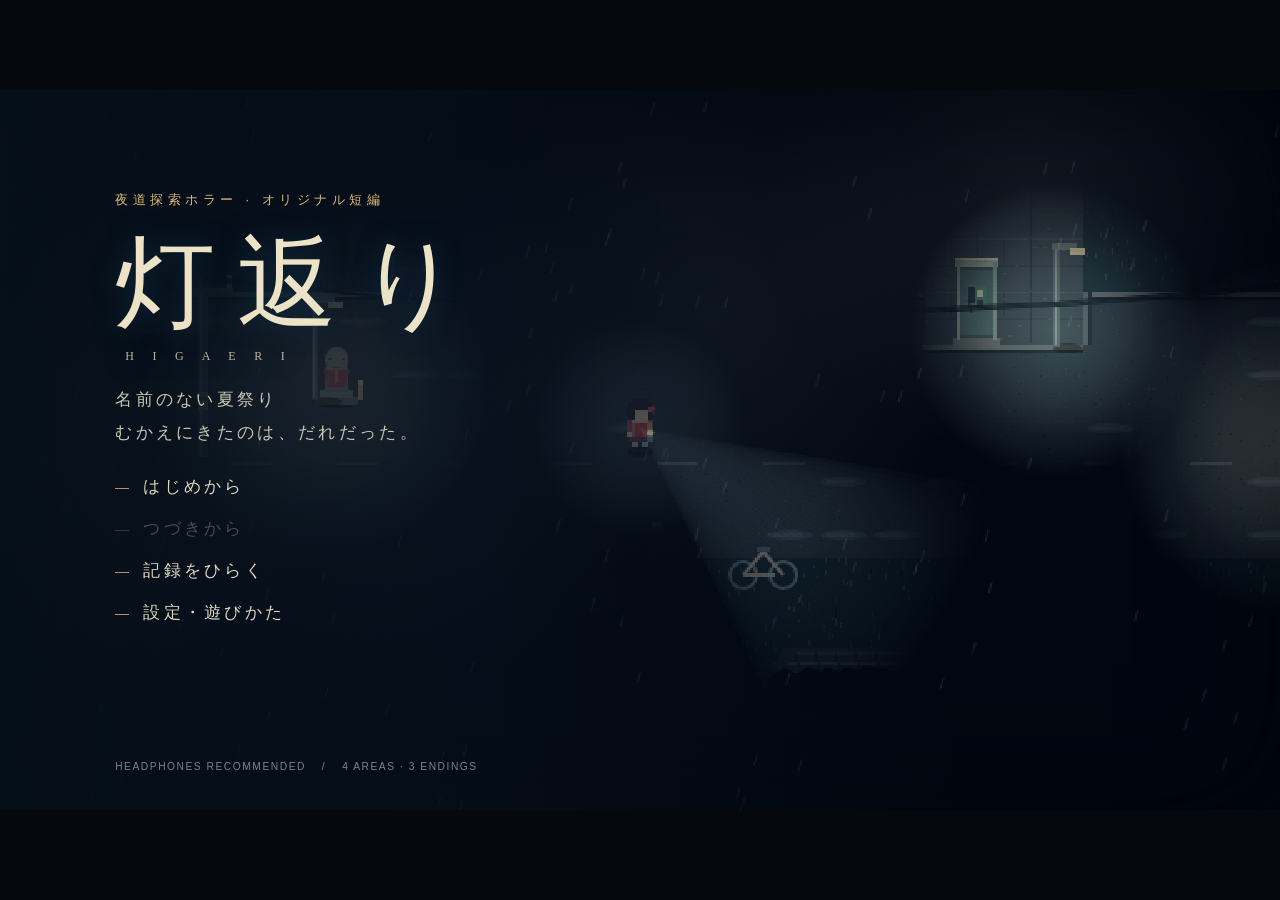
<file: 灯返り_ゲーム一式/higaeri/index.html>
<!doctype html>
<html lang="ja"><head><meta charset="utf-8"><meta name="viewport" content="width=device-width,initial-scale=1,viewport-fit=cover"><meta name="theme-color" content="#080e17"><title>灯返り — 名前のない夏祭り</title><link rel="stylesheet" href="style.css"></head>
<body><main id="game" aria-label="灯返り ゲーム画面"><canvas id="screen" width="768" height="432" aria-label="夜の町を探索するゲーム"></canvas><div id="vignette"></div><div id="hud" hidden><div class="location"><span id="chapter"></span><strong id="place"></strong></div><div class="status"><span id="lampStatus">灯り</span><i class="lampdot"></i><span class="meter"><b id="stamina"></b></span><button id="menuBtn" aria-label="メニューを開く">Ⅱ</button></div><div id="objective"></div><div id="prompt"></div><div id="help">WASD / 矢印：歩く　Shift：走る　E：調べる　F：灯り　Ctrl：隠れる　J：手帳　M：地図</div></div><div id="subtitle" aria-live="polite"></div><div id="toast" role="status"></div><div id="dialog" hidden role="dialog" aria-label="会話"><div class="speaker" id="speaker"></div><p id="dialogText"></p><button id="nextDialog">E / Enter <span>次へ ▸</span></button><div id="choices"></div></div><div id="overlay"></div><div id="chapterCard" hidden><small id="cardNum"></small><h2 id="cardTitle"></h2><p id="cardSub"></p></div><div id="touch" hidden><div class="dpad"><button data-key="ArrowUp">↑</button><button data-key="ArrowLeft">←</button><button data-key="ArrowDown">↓</button><button data-key="ArrowRight">→</button></div><div class="actions"><button data-key="Shift">走</button><button data-key="Control">隠</button><button data-action="light">灯</button><button data-action="interact">調</button><button data-action="journal">帳</button><button data-action="map">図</button></div></div></main><input type="file" id="importSave" accept="application/json,.json" hidden><script src="world.js"></script><script src="story.js"></script><script src="render.js"></script><script src="game.js"></script></body></html>
</file>
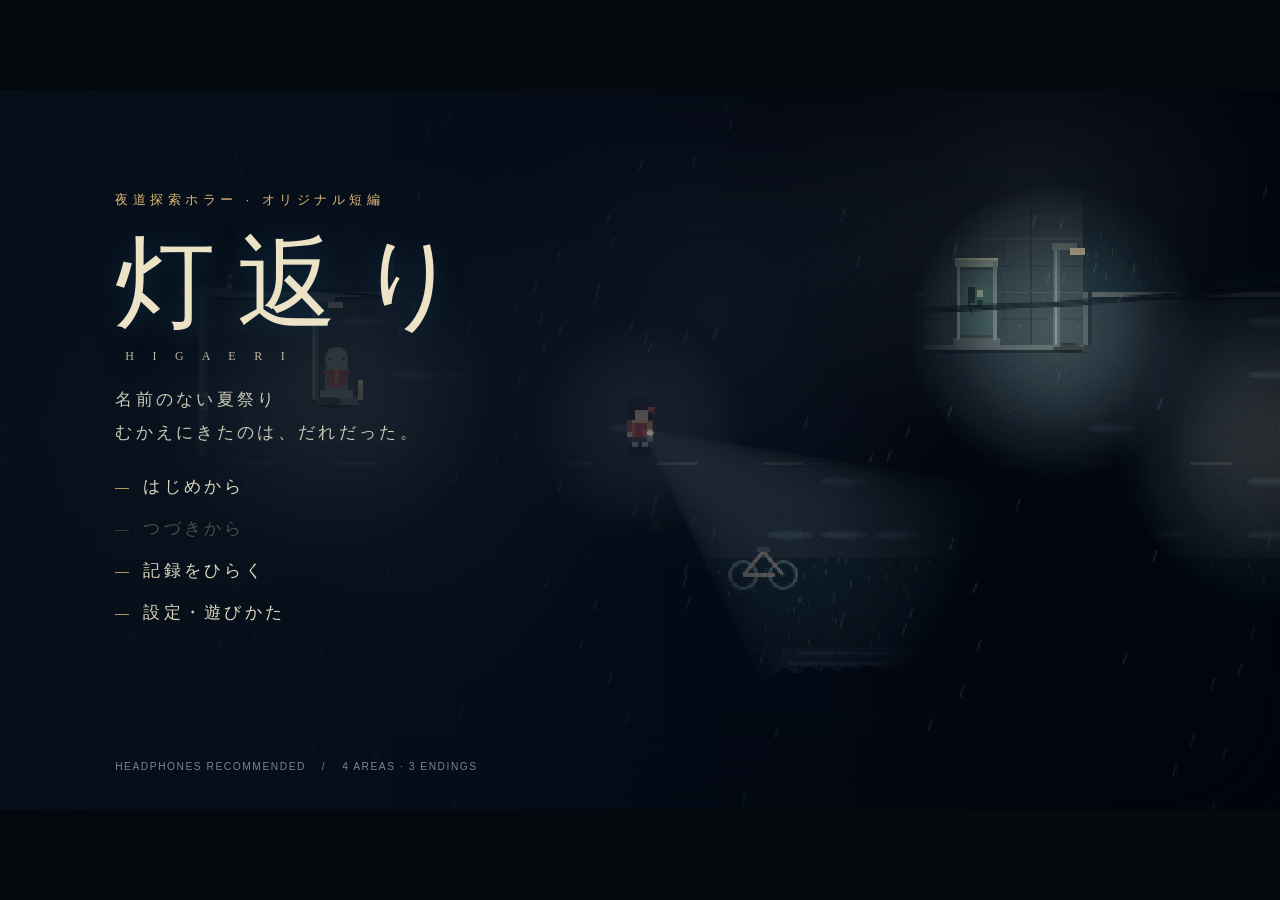
<file: 灯返り_ゲーム一式/灯返り.html>
<!doctype html>
<html lang="ja"><head><meta charset="utf-8"><meta name="viewport" content="width=device-width,initial-scale=1,viewport-fit=cover"><meta name="theme-color" content="#080e17"><title>灯返り — 名前のない夏祭り</title><style>@charset "UTF-8";
:root{color-scheme:dark;--paper:#ece2c5;--faint:#91a1a8;--gold:#dcb87a;--red:#bb5a52}*{box-sizing:border-box}html,body{margin:0;width:100%;height:100%;overflow:hidden;background:#05090e;color:var(--paper);font-family:"Yu Mincho","Hiragino Mincho ProN",serif}button,input{font:inherit}button{cursor:pointer;color:inherit}button:focus-visible,input:focus-visible{outline:2px solid var(--gold);outline-offset:5px}button:disabled{opacity:.3;cursor:not-allowed}button{touch-action:manipulation}#game{position:absolute;width:min(100vw,177.7778vh);height:min(56.25vw,100vh);left:50%;top:50%;transform:translate(-50%,-50%);overflow:hidden;background:#08111c}canvas{width:100%;height:100%;image-rendering:pixelated;display:block}#vignette{position:absolute;inset:0;pointer-events:none;box-shadow:inset 0 0 8vw 2vw #02050b85;background:repeating-linear-gradient(0deg,transparent 0px,transparent 3px,#0000000b 4px)}#hud{position:absolute;inset:0;pointer-events:none;font-family:"Yu Gothic",sans-serif;text-shadow:0 2px 4px #000}.location{position:absolute;left:4%;top:6%;border-left:2px solid #c89f63;padding:0 0 0 15px}.location span{display:block;font-size:clamp(9px,1vw,15px);letter-spacing:.25em;color:var(--gold);margin-bottom:7px}.location strong{font-family:"Yu Mincho",serif;font-size:clamp(14px,1.6vw,25px);font-weight:400;letter-spacing:.15em}.status{position:absolute;right:4%;top:6%;display:flex;align-items:center;gap:12px;font-size:12px}.lampdot{width:7px;height:7px;border-radius:50%;background:var(--gold);box-shadow:0 0 12px var(--gold)}.status.off .lampdot{background:#596274;box-shadow:none}.meter{width:70px;height:3px;background:#43505a}.meter b{display:block;width:100%;height:100%;background:var(--paper)}#menuBtn{pointer-events:auto;border:1px solid #c1c5c333;background:#09132180;padding:5px 12px;margin-left:8px}#objective{position:absolute;left:4%;top:19%;font-size:clamp(10px,1vw,15px);letter-spacing:.06em;color:#d1d3c8;max-width:65%;line-height:1.8}#help{position:absolute;bottom:3%;left:4%;font-size:clamp(8px,.82vw,12px);color:#a3b0b4;letter-spacing:.04em}#prompt{position:absolute;bottom:16%;left:50%;transform:translateX(-50%);border-bottom:1px solid #cfb38277;background:linear-gradient(90deg,transparent,#0b141ed9,transparent);padding:10px 30px;white-space:nowrap;font-size:clamp(11px,1.2vw,18px)}#prompt:empty{display:none}#subtitle{position:absolute;bottom:24%;left:15%;right:15%;text-align:center;font-size:clamp(13px,1.5vw,22px);letter-spacing:.13em;color:#e8e1d4;text-shadow:0 2px 8px #000;pointer-events:none;transition:opacity 1s;opacity:0}#toast{position:absolute;left:50%;top:7%;transform:translateX(-50%);font-family:"Yu Gothic",sans-serif;font-size:clamp(10px,1.05vw,15px);padding:10px 20px;background:#111c25eb;border:1px solid #998a6155;opacity:0;transition:opacity .3s;pointer-events:none;white-space:nowrap}#dialog{position:absolute;left:7%;right:7%;bottom:7%;padding:22px 30px 15px;background:linear-gradient(135deg,#0c1727f5,#101922f8);border:1px solid #9aabaf42;box-shadow:0 10px 55px #0009;min-height:26%}.speaker{color:var(--gold);letter-spacing:.2em;font-size:clamp(12px,1.2vw,18px)}#dialogText{font-size:clamp(13px,1.5vw,22px);line-height:1.9;letter-spacing:.06em;margin:12px 0 6px;white-space:pre-wrap;min-height:3.8em}#nextDialog{display:block;margin-left:auto;border:0;background:none;color:#a5aeb3;font-family:sans-serif;font-size:11px;padding:6px}#nextDialog span{margin-left:13px;color:var(--gold)}#choices{display:flex;gap:10px;flex-wrap:wrap}#choices button{background:#1d2c35;border:1px solid #c2b48465;padding:10px 18px;font-size:clamp(12px,1.2vw,17px)}#overlay{position:absolute;inset:0;overflow:auto}#overlay:empty{pointer-events:none}.title-screen{height:100%;padding:8% 9%;background:linear-gradient(90deg,#06101aea 0%,#07111f9c 38%,transparent 77%);position:relative}.eyebrow{font-family:"Yu Gothic",sans-serif;font-size:clamp(9px,1vw,14px);letter-spacing:.35em;color:var(--gold)}.title-screen h1{font-weight:400;font-size:clamp(50px,7.8vw,122px);letter-spacing:.22em;margin:10px 0 0;text-shadow:0 0 24px #102b40;line-height:1.3}.title-screen h1 small{font-size:12px;letter-spacing:.65em;display:block;margin-left:10px;color:#bcb5a2}.tagline{font-size:clamp(11px,1.3vw,20px);letter-spacing:.2em;line-height:2;margin:18px 0;color:#c6c6b5}.title-menu{display:flex;align-items:flex-start;flex-direction:column;gap:2px;margin-top:16px}.title-menu button{border:0;background:transparent;padding:9px 0;font-size:clamp(13px,1.3vw,20px);letter-spacing:.2em;color:#ddd7be;transition:transform .2s,color .2s}.title-menu button:hover{color:#fff4c8;transform:translateX(7px)}.title-menu button:before{content:"";display:inline-block;width:14px;height:1px;background:#b3945e;margin-right:14px;vertical-align:middle}.edition{position:absolute;bottom:5%;left:9%;font-family:sans-serif;color:#78858d;font-size:clamp(8px,.8vw,11px);letter-spacing:.15em}.menu-backdrop{min-height:100%;background:#06101aea;display:flex;align-items:center;justify-content:center;padding:4%}.panel{width:min(740px,90%);max-height:94%;padding:26px 34px;border:1px solid #adac9250;background:#101c26ef;box-shadow:0 20px 90px #0005}.panel.wide{width:92%;max-width:1100px}.panel h2{font-size:clamp(20px,2.6vw,34px);letter-spacing:.2em;font-weight:400;margin:0 0 18px}.panel p{color:#c4cac5;font-size:clamp(12px,1.15vw,16px);line-height:1.9}.panel button,.button{border:1px solid #a4b2af55;background:#14232d;padding:11px 17px;font-size:clamp(11px,1.1vw,15px);letter-spacing:.08em}.panel button:hover{background:#243640;border-color:#d1b27e}.row{display:flex;gap:10px;flex-wrap:wrap;margin:14px 0}.panel .muted{color:#849399;font-size:12px}.panel label{display:flex;align-items:center;justify-content:space-between;padding:12px 0;border-bottom:1px solid #ffffff12;font-size:14px;gap:12px}.panel input[type=range]{accent-color:var(--gold);width:45%}.journal-grid{display:grid;grid-template-columns:1fr 1fr;gap:25px;max-height:54vh;overflow:auto}.journal-entry{border-left:1px solid #b39f6d66;padding:0 14px;margin-bottom:18px}.journal-entry h3{font-weight:400;color:var(--gold);font-size:15px;margin:4px 0}.journal-entry p{font-size:13px;margin:5px 0}.save-slot{width:100%;display:flex;justify-content:space-between;text-align:left;margin-bottom:8px;gap:14px}.map-wrap{display:grid;grid-template-columns:1.35fr 1fr;gap:20px}.map-wrap canvas{width:100%;height:auto;border:1px solid #85918144}.map-legend{font-size:13px;line-height:2;color:#b9c5c1}.map-legend b{color:var(--gold)}#chapterCard{position:absolute;inset:0;background:#050b13ed;display:flex;flex-direction:column;align-items:center;justify-content:center;pointer-events:none}#chapterCard[hidden]{display:none}#chapterCard small{font-size:14px;letter-spacing:.5em;color:var(--gold)}#chapterCard h2{font-weight:400;font-size:clamp(27px,4vw,58px);letter-spacing:.3em;margin:26px 0}#chapterCard p{color:#a3b0b4;letter-spacing:.2em;font-size:clamp(12px,1.2vw,18px)}.ending{text-align:center;padding:4% 12%;background:linear-gradient(#081321ed,#132333e8);min-height:100%}.ending h1{font-weight:400;letter-spacing:.3em;font-size:clamp(28px,4vw,55px)}.ending p{line-height:2.1;font-size:clamp(12px,1.3vw,19px);color:#d2d7ce}.ending button{border:1px solid #b3ac8c77;background:#102230;color:var(--paper);padding:12px 24px;margin:8px}#touch{position:absolute;inset:0;pointer-events:none}#touch button{pointer-events:auto;border:1px solid #b3c9cf55;background:#13273480;border-radius:50%;width:42px;height:42px;user-select:none;-webkit-user-select:none;font-family:sans-serif}.dpad{position:absolute;bottom:9%;left:3%;display:grid;grid-template-columns:42px 42px 42px;gap:3px}.dpad button:first-child{grid-column:2}.dpad button:nth-child(2){grid-column:1;grid-row:2}.dpad button:nth-child(3){grid-column:2;grid-row:2}.dpad button:nth-child(4){grid-column:3;grid-row:2}.actions{position:absolute;right:3%;bottom:8%;display:grid;grid-template-columns:repeat(3,42px);gap:6px}@media(max-width:700px){.title-screen{padding-top:5%}.tagline{margin:8px 0}.title-menu{margin-top:4px}.title-menu button{padding:6px 0}.title-screen h1{font-size:52px}.panel{padding:18px}.journal-grid{max-height:45vh}.panel label{padding:6px 0;font-size:12px}#dialog{padding:12px 16px;bottom:5%}#dialogText{line-height:1.6;margin:7px 0}.location{top:4%;padding-left:8px}#objective{top:19%;max-width:80%}#help{display:none}.map-wrap{grid-template-columns:1fr 1fr}.map-legend{font-size:10px}}@media(prefers-reduced-motion:reduce){*{transition:none!important}}
</style></head>
<body><main id="game" aria-label="灯返り ゲーム画面"><canvas id="screen" width="768" height="432" aria-label="夜の町を探索するゲーム"></canvas><div id="vignette"></div><div id="hud" hidden><div class="location"><span id="chapter"></span><strong id="place"></strong></div><div class="status"><span id="lampStatus">灯り</span><i class="lampdot"></i><span class="meter"><b id="stamina"></b></span><button id="menuBtn" aria-label="メニューを開く">Ⅱ</button></div><div id="objective"></div><div id="prompt"></div><div id="help">WASD / 矢印：歩く　Shift：走る　E：調べる　F：灯り　Ctrl：隠れる　J：手帳　M：地図</div></div><div id="subtitle" aria-live="polite"></div><div id="toast" role="status"></div><div id="dialog" hidden role="dialog" aria-label="会話"><div class="speaker" id="speaker"></div><p id="dialogText"></p><button id="nextDialog">E / Enter <span>次へ ▸</span></button><div id="choices"></div></div><div id="overlay"></div><div id="chapterCard" hidden><small id="cardNum"></small><h2 id="cardTitle"></h2><p id="cardSub"></p></div><div id="touch" hidden><div class="dpad"><button data-key="ArrowUp">↑</button><button data-key="ArrowLeft">←</button><button data-key="ArrowDown">↓</button><button data-key="ArrowRight">→</button></div><div class="actions"><button data-key="Shift">走</button><button data-key="Control">隠</button><button data-action="light">灯</button><button data-action="interact">調</button><button data-action="journal">帳</button><button data-action="map">図</button></div></div></main><input type="file" id="importSave" accept="application/json,.json" hidden><script>
'use strict';
window.HG = { VERSION: 1, T: 32, W: 768, H: 432 };
(function(H){
 const maps={};
 function make(id,name,palette){const m={id,name,palette,w:44,h:30,tiles:Array.from({length:30},()=>Array(44).fill(0)),objects:[],lamps:[],enemies:[],exits:[],spawn:{x:22*32,y:18*32}};for(let y=0;y<30;y++)for(let x=0;x<44;x++)if(x<1||y<1||x>42||y>28)m.tiles[y][x]=3;maps[id]=m;return m}
 function rect(m,x,y,w,h,t){for(let j=y;j<y+h;j++)for(let i=x;i<x+w;i++)if(m.tiles[j]&&i>=0&&i<m.w)m.tiles[j][i]=t}
 function obj(m,id,type,x,y,data={}){m.objects.push({id,type,x:x*32,y:y*32,...data})}
 function house(m,id,x,y,w,h,tint,sign){rect(m,x,y,w,h,3);obj(m,id,'house',x,y,{w:w*32,h:h*32,tint,sign,solid:{x:x*32,y:y*32,w:w*32,h:h*32}})}
 function tree(m,x,y,variant=0){obj(m,'tree'+x+'_'+y,'tree',x,y,{variant,solid:{x:x*32-7,y:y*32-5,w:14,h:12}})}
 function lamp(m,x,y,r=115,color='#f4c17c'){m.lamps.push({x:x*32,y:y*32-8,r,color});obj(m,'lamp'+x+y,'lamp',x,y)}
 function interact(m,id,type,x,y,label){obj(m,id,type,x,y,{label,interact:true})}
 function enemy(m,type,x,y,route){m.enemies.push({type,x:x*32,y:y*32,route:route.map(p=>({x:p[0]*32,y:p[1]*32}))})}
 function exit(m,x,y,w,h,to,tx,ty,requires){m.exits.push({x:x*32,y:y*32,w:w*32,h:h*32,to,tx:tx*32,ty:ty*32,requires})}
 function trees(m,points){points.forEach(p=>tree(m,...p))}
 let m=make('home','水無月町・住宅街','blue');rect(m,1,15,42,5,1);rect(m,20,1,5,28,1);rect(m,7,13,5,12,2);rect(m,28,7,10,3,2);rect(m,30,9,3,7,2);
 house(m,'yourHouse',6,7,7,6,'#3c4e63','篠原');house(m,'h2',2,1,11,4,'#34404f','');house(m,'h3',27,2,12,5,'#3e454e','');house(m,'h4',27,22,10,6,'#414251','');house(m,'h5',2,25,12,4,'#34434c','');
 interact(m,'mailbox','mailbox',10,14,'赤い郵便受け');interact(m,'homeJizo','jizo',19,17,'お地蔵さま');lamp(m,18.6,17,105);interact(m,'phone','phone',31,16,'鳴っている公衆電話');lamp(m,32.5,16,90,'#98d1bb');interact(m,'notice','board',25.6,14.4,'町内の掲示板');interact(m,'memorySwing','swing',8,22,'動いているブランコ');interact(m,'memoryShoes','shoes',35,9,'小さな長靴');interact(m,'homeDoor','door',9.5,13.6,'家の玄関');obj(m,'car','car',15,12);obj(m,'bicycle','bicycle',27,20.5);obj(m,'drain','drain',22,21);lamp(m,10,18,100);lamp(m,37,18,110);lamp(m,22,6,80);trees(m,[[3,14],[15,7],[17,10],[4,22],[13,23],[25.5,24],[39,7],[40,25],[17,26],[28,11]]);
 enemy(m,'listener',24,21,[[25,21],[25,26],[18,26],[18,21]]);exit(m,42,15,2,5,'market',2.2,18,'bell');exit(m,20,0,5,1.5,'river',10,27,'mirror');
 m=make('market','宵待ち商店街','amber');rect(m,1,16,42,5,1);rect(m,20,5,6,22,2);rect(m,6,10,33,4,2);rect(m,6,12,3,5,2);rect(m,33,12,3,5,2);
 house(m,'shop1',3,4,10,6,'#56484b','みずの菓子店');house(m,'shop2',28,3,12,6,'#414654','写真館');house(m,'shop3',3,23,12,6,'#414449','理容 あおば');house(m,'shop4',28,23,11,6,'#59484a','よろず屋');obj(m,'stage','stage',20,7,{w:6*32,h:3*32});interact(m,'mask','mask',22.5,10.5,'裏返しのお面');interact(m,'stall','stall',21,15,'お面屋の老人');interact(m,'chimes','chimes',12,14.5,'三つの風鈴');interact(m,'marketJizo','jizo',4,19,'お地蔵さま');lamp(m,4,19,110);interact(m,'memoryPhoto','photo',34,10,'写真館の引き出し');interact(m,'memoryCandy','candy',9,11,'金平糖の缶');interact(m,'marketSign','board',29,15,'祭りの貼り紙');obj(m,'vending','vending',36,16);lamp(m,36,16,82,'#b0d7da');obj(m,'cart','cart',16,20.8);trees(m,[[17,5],[26,6],[40,11],[40,24],[18,26]]);[8,13,18,24,29,34,39].forEach((x,i)=>{obj(m,'lantern'+i,'lantern',x,17.5);m.lamps.push({x:x*32,y:17.5*32-38,r:62,color:'#ee985e'})});
 enemy(m,'umbrella',23,12,[[18,12],[27,12],[27,16],[18,16]]);enemy(m,'parade',32,20,[[38,20],[27,20],[16,20],[7,20]]);exit(m,0,16,1.5,5,'home',41,18);exit(m,42,16,2,5,'river',2,18,'mirror');
 m=make('river','忘れ川・旧校舎','water');rect(m,22,0,7,30,4);rect(m,1,17,42,4,1);rect(m,22,17,7,4,5);rect(m,8,13,5,16,2);rect(m,33,5,4,23,2);rect(m,30,23,10,4,2);
 house(m,'school',3,4,15,9,'#414c5d','水無月小学校');interact(m,'school','schoolGate',10,14,'閉ざされた校門');interact(m,'locker','locker',15,15,'校門脇の忘れもの箱');interact(m,'riverJizo','jizo',6,18,'お地蔵さま');lamp(m,6,18,120);interact(m,'riverSign','board',19,16,'橋のたもとの石碑');interact(m,'boat','boat',31,18,'岸に着いた紙の舟');interact(m,'memoryTape','tape',11,25,'古いカセット録音機');interact(m,'memoryBox','box',35,25,'流れ着いた木箱');obj(m,'bench','bench',33,8);lamp(m,35,18,110,'#e3c997');lamp(m,10,22,80,'#a8cbd2');trees(m,[[2,22],[5,25],[16,24],[18,7],[31,9],[38,7],[40,13],[40,25],[31,27],[18,28],[37,3]]);enemy(m,'longneck',26,19,[[26,18.8],[24,18.8],[27,18.8]]);enemy(m,'listener',35,12,[[35,8],[35,15],[39,15],[39,8]]);exit(m,0,17,1.5,4,'market',41,18);exit(m,8,28.5,5,1.5,'home',22,2.5);exit(m,42,17,2,4,'shrine',2,24,'thread');
 m=make('shrine','灯守神社・境内','forest');rect(m,1,22,25,5,2);rect(m,20,4,6,23,2);rect(m,6,13,32,4,2);rect(m,7,13,4,11,2);rect(m,32,13,4,12,2);house(m,'temple',17,2,12,5,'#4f4248','灯守');obj(m,'torii','torii',22.5,21);obj(m,'torii2','torii',22.5,11);interact(m,'altar','altar',22.5,8,'三つの窪みがある祭壇');interact(m,'well','well',8,13,'声のする井戸');interact(m,'sister','sister',22.5,6.8,'赤い傘の少女');interact(m,'shrineJizo','jizo',18,24,'お地蔵さま');interact(m,'shrineTablet','board',28,15,'灯守の由来');interact(m,'memoryTree','ribbonTree',34,12,'リボンを結んだ木');lamp(m,18,24,120);lamp(m,19,8,125);lamp(m,27,8,125);lamp(m,8,16,80);lamp(m,34,17,75);for(let y=3;y<29;y+=4)for(let x=3;x<42;x+=5){if(m.tiles[y][x]===0)tree(m,x+.3,y+.5,(x+y)%3)}enemy(m,'parade',23,18,[[21,18],[24,18],[24,23],[21,23]]);exit(m,0,22,1.5,5,'river',41,18);
 // Hand-placed neighborhood details keep roads readable while giving each district a history.
 Object.values(maps).forEach(m=>{
  m.objects.filter(o=>o.type==='house').forEach((h,i)=>{
   obj(m,'pots'+i,'pots',h.x/32+.6,(h.y+h.h)/32+.3);
   obj(m,'ac'+i,'ac',(h.x+h.w)/32-.7,(h.y+h.h)/32-.45);
   obj(m,'gutter'+i,'gutter',h.x/32-.15,(h.y+h.h)/32-.1,{height:h.h-22});
  });
 });
 m=maps.home;obj(m,'fence1','fence',2,20.7,{w:12*32});obj(m,'fence2','fence',28,10.8,{w:10*32});obj(m,'power1','power',16.5,18,{toX:38*32,toY:18*32});obj(m,'power2','power',38,18,{toX:38*32,toY:28*32});obj(m,'hydrant','hydrant',25,20);obj(m,'bins','bins',14.1,11.5);obj(m,'chalk','chalk',11,21);obj(m,'flowers','flowers',8,24);lamp(m,10.5,13.5,88,'#d1ad7f');
 m=maps.market;obj(m,'banner1','banner',6,16);obj(m,'banner2','banner',31,16);obj(m,'string','string',7.5,17.5,{toX:40*32,toY:17.5*32});obj(m,'boxes','bins',29,11);obj(m,'flowers','flowers',5,22);obj(m,'flowers2','flowers',39,22);obj(m,'fence','fence',4,2,{w:34*32});
 m=maps.river;obj(m,'fence','fence',2,14.2,{w:6.5*32});obj(m,'fence2','fence',11.5,14.2,{w:7*32});obj(m,'flowers','flowers',33,27);obj(m,'hydrant','hydrant',14.4,23.6);obj(m,'power','power',17.8,19,{toX:38*32,toY:19*32});
 m=maps.shrine;obj(m,'ema','ema',29,10);obj(m,'stones','stones',14,19);obj(m,'stones2','stones',29,23);obj(m,'flowers','flowers',7,19);
 H.maps=maps;
 H.chapters=[{title:'返事のない家',sub:'午後十一時。夏休みの終わり。'},{title:'お面の裏の名前',sub:'誰もいないのに、祭りは続いている。'},{title:'川が覚えている',sub:'なくしたものは、下流ではなく昨日へ流れる。'},{title:'帰り道をつくる',sub:'名前を呼ぶことと、引き止めること。'},{title:'灯返り',sub:'朝になる前に、ひとつだけ約束を。'}];
 H.items={bell:{name:'声の鈴',desc:'公衆電話から落ちた鈴。風より先に、誰かの声で鳴る。'},mask:{name:'裏返しのお面',desc:'内側に「知らないことを、知っているふりで埋めない」とある。'},mirror:{name:'記憶の鏡',desc:'こちらを映さない鏡。思い出すと、水面のように揺れる。'},key:{name:'忘れもの箱の鍵',desc:'校門にかかっていた小さな鍵。紬の字で「言えなかったこと」。'},thread:{name:'約束の糸',desc:'赤い傘の縫い糸。切れたのではなく、ほどかれている。'},name:{name:'ふたりの呼び名',desc:'「みおねえ」「つむ」。誰かの役目ではなく、ふたりだけの名前。'}};
 H.memories={memorySwing:{title:'01 / ブランコの約束',text:'「百まで数えたら、迎えにきて」\n私は百まで数えた。紬は、百の先にも数があることを、まだ知らなかった。'},memoryShoes:{title:'02 / 左右の長靴',text:'紬はいつも長靴を逆に履いた。叱ると「足が、けんかしないように」。\nそれから私は、履かせ直す前に笑うようになった。'},memoryCandy:{title:'03 / 星を数える',text:'「おねえちゃんの分、取っといた」\n缶の中には白い金平糖だけ。私が白を好きだと言ったことはない。紬が好きだった色だ。'},memoryPhoto:{title:'04 / 写真にいない人',text:'祭りの写真。私はカメラを見ている。紬は私を見ている。\n写真の裏に「ねえちゃんが、たのしそうだったひ」。'},memoryTape:{title:'05 / 言い直した声',text:'録音の中で私は言った。「もう、ついてこないで」\nそのあと、小さな声。「……うそ。ちょっと、待って」\n紬に届いたのは、最初のほうだけだった。'},memoryBox:{title:'06 / 渡されなかった手紙',text:'『ねえちゃんへ。わたしがいなくても、たのしいひをつくってね。\nでも、ときどき、わたしのすきなあめをかってね。つむぎ』\n子どもの遺書ではない。引っ越す友だちの真似をした、ただの手紙だった。'},memoryTree:{title:'07 / 結び直す',text:'紬は、ほどける結び方しかできなかった。\n「また会ったら、ねえちゃんが結んで」\nそれは永遠に離れない約束ではなく、もう一度会えるという信頼だった。'}};
 H.lore={listener:{name:'耳待ち',text:'足音を集めて歩く女。走る音を遠くから聞く。近くでは走らず、草陰で Ctrl を押して息をひそめる。灯りは消さなくてもよい。'},umbrella:{name:'傘喰い',text:'灯りを雨と間違える、裏返った傘。光を向けると追ってくる。F で灯りを消し、走らずにすれ違う。'},longneck:{name:'橋のぞき',text:'水に映る顔を数える首。こちらが動くと近づく。橋で現れたら、動かずに灯りを向ける。しばらくすると水へ戻る。'},parade:{name:'紙の列',text:'祭りに置いていかれた紙人形。一定の道を巡り、光にも足音にも反応しない。列から距離を取り、通り過ぎるのを待つ。'}};
})(HG);

</script><script>
'use strict';
(function(H){
 const line=(s,t)=>({s,t});const M=t=>line('澪',t),T=t=>line('紬の声',t),N=t=>line('',t),O=t=>line('お面屋',t);
 H.objective=function(s){const f=s.flags;if(!f.letter)return '家の前の、赤い郵便受けを調べる';if(!f.bell)return '住宅街の東側で、鳴っている電話を探す';if(!f.mask)return '東の商店街へ。お面屋と話し、舞台裏を調べる';if(!f.mirror)return '風鈴の音を確かめ、お面屋にお面を返す';if(!f.key)return '商店街の東、旧校舎の校門を調べる';if(!f.schoolTruth)return '校門の右にある「忘れもの箱」を開ける';if(!f.thread)return '橋を渡り、東岸の紙の舟を調べる';if(!f.altar)return '東の灯守神社へ。石碑を読み、祭壇に品を返す';if(!f.name)return '境内の井戸を調べてから、祭壇の奥の少女に会う';return '祭壇の奥で、紬に名前を呼びかける'};
 H.intro=function(G){G.say([N('八月三十一日。午後十一時四十七分。\n妹がいなくなって、ちょうど一年。'),M('家の時計は、あの日から二分遅れている。\n直せばいいのに。直したら、本当に一年たってしまう。'),N('玄関で、濡れた足音がした。\n郵便受けの奥に、小さな赤い封筒。'),T('ねえちゃん。\nおまつりが終わる前に、むかえにきて。'),M('紬……？\nこの字を、私は知っている。')],()=>{G.chapter(0);G.toast('WASD / 矢印で歩く。近くで E を押すと調べられます。')})};
 H.interact=function(G,o){const s=G.s,f=s.flags;const grant=(key)=>{f[key]=true;if(H.items[key]&&!s.items.includes(key))s.items.push(key);G.saveAuto();};const remember=(id,lines)=>{if(s.memories.includes(id)){G.say([N(H.memories[id].text)]);return}G.say(lines.concat([N('手帳に「'+H.memories[id].title+'」を書き留めた。')]),()=>{s.memories.push(id);G.saveAuto();G.toast('記憶 '+s.memories.length+' / 7　—　J で手帳を開く')})};
 if(o.type==='jizo'){G.say([N('誰かが供えた、まだ新しい水。\nここにいる間は、追ってくる足音が遠ざかる。'),M('忘れないうちに、ここまでのことを書いておこう。')],()=>{s.checkpoint={map:s.map,x:s.x,y:s.y};G.saveAuto();G.saveMenu()});return}
 switch(o.id){
 case 'homeDoor':G.say([M(f.letter?'帰っても、まだ誰もいない。\n……紬に会ってからにしよう。':'玄関の外に、赤い封筒が見えた。')]);break;
 case 'mailbox':if(f.letter){G.say([N('『ねえちゃん。むかえにきて』\n差出人の欄だけ、雨に濡れていない。')]);break}G.say([N('封筒の中には、子どもの描いた地図。\n家。お面の店。橋。山の上の神社。'),M('帰り道の地図だ。\n紬がひとりで帰れるように、私が描いた……。'),N('裏側に、見覚えのない一行。\n『でんわが鳴ったら、なまえを言わないで』'),N('遠くで、公衆電話が鳴りはじめた。')],()=>{grant('letter');G.lore('listener');G.subtitle('ちりん。どこかで、鈴が鳴った。');G.toast('東の公衆電話へ。J：手帳 / M：地図')});break;
 case 'notice':G.say([N('【夜間のお願い】\n知らない足音が重なったら、走らないこと。'),N('草陰で Ctrl を押して息をひそめてください。\nお地蔵さまの灯りのそばは安全です。'),M('町内会の掲示板に、こんなこと書いてあった……？')],()=>G.lore('listener'));break;
 case 'phone':if(!f.letter){G.say([N('受話器が、ひとりでに揺れている。\n先に、家の郵便受けを確かめよう。')]);break}if(f.bell){G.say([T('すずは、こえ。かがみは、おもいで。\nいとは、やくそく。'),N('受話器の向こうで、誰かが百を数えている。')]);break}G.say([N('受話器は、川の水のように冷たかった。'),T('もしもし。……あなたは、だあれ？'),M('わたしは――'),N('封筒の文字が、手の中で赤くにじむ。\n『なまえを言わないで』')],()=>G.choose('受話器に、何と答える？',[{text:'「妹を、迎えにきました」',action:()=>phoneEnd(false)},{text:'黙って、向こうの息を聞く',action:()=>phoneEnd(true)}]));break;
 case 'memorySwing':remember(o.id,[N('風がないのに、右のブランコだけ揺れている。'),T('ねえちゃん、百まで！　途中で見ちゃだめ！'),M('九十八。九十九。……百。\nあのとき、もっと早く目を開けていれば。'),N('鎖が一度だけ鳴って、止まった。')]);break;
 case 'memoryShoes':remember(o.id,[N('黄色い長靴。左足と右足が、反対に並んでいる。'),T('こうしたら、足がけんかしないでしょ。'),M('そういうこと、よく言ってた。\n私が覚えていないだけで、もっとたくさん。')]);break;
 case 'marketSign':G.say([N('【宵待ち祭・迷子のご案内】\nお名前をなくしたお子さまは、お面屋へ。'),N('【雨天のご案内】\n傘喰いは灯りに寄ります。傘が開いたら F で灯りを消し、静かにお通りください。'),N('一番下だけ、新しい文字。\n『帰る場所と、帰りたい場所は、おなじとは限らない』')],()=>G.lore('umbrella'));break;
 case 'stall':if(f.mirror){G.say([O('橋の向こうに、忘れもの箱がある。\n自分に都合のいいものだけ、持ち帰るなよ。'),O('神社では、まず思い出せ。それから呼べ。\n約束は、最後だ。')]);break}if(!f.mask){G.say([O('いらっしゃい。顔なら、いくらでもあるよ。\nいい姉の顔。泣かない子の顔。忘れたふりの顔。'),M('妹を捜しています。赤い傘を持った……'),O('ここじゃ、誰もが誰かを捜してる。\n舞台の裏に、顔をつけそこねたお面がある。持っておいで。'),O('裏道の傘には光を向けるな。\n暗がりでだけ、見えるものもある。')],()=>{f.stallTalk=true;G.lore('umbrella')});break}if(!f.chimes){G.say([O('そのお面は、何の音を聞いていた？'),M('音……？'),O('店の西に、三つの風鈴がある。\n家から川へ、あの子が歩いた順番で聞いておいで。')]);break}G.say([O('内側を見たかい。\nあんたの妹は、どんな子だった？'),M('いつも笑って、私についてきて……'),O('それは、あんたの後ろから見た顔だ。\nあの子は、何を考えていた？')],()=>G.choose('あの子の気持ちを、私は――',[{text:'「まだ、わかりません」',action:()=>mirrorEnd(true)},{text:'「私と帰りたいはずです」',action:()=>mirrorEnd(false)}]));break;
 case 'mask':if(f.mask){G.say([N('舞台には、小さな足跡がふたつ。\n来た跡だけで、帰った跡がない。')]);break}G.say([N('お面の裏側に、爪で書いたような文字。\n『わからないを、うそでふさがないで』'),M('笑っている顔なのに、\n内側は、こんなに濡れている。')],()=>{grant('mask');G.toast('「裏返しのお面」を手に入れた')});break;
 case 'chimes':if(f.chimes){G.say([N('風。鳥。水。\n風鈴が、帰り道の順番で鳴った。')]);break}G.say([N('三つの短冊。風の絵、鳥の絵、水の絵。\n下に、子どもの文字。'),T('いえを出たら、かぜ。\nおみせの屋根で、とり。はしの下には、みず。')],()=>G.choose('地図の道順に、風鈴を鳴らす。',[{text:'風 → 鳥 → 水',action:()=>{f.chimes=true;G.audio.chime();G.say([N('澄んだ音が、通りの奥まで続いた。'),M('そうだ。紬は音で道を覚えていた。\n字がまだ、少ししか読めなかったから。')],()=>G.saveAuto())}},{text:'水 → 風 → 鳥',action:()=>G.say([N('短冊が静かに揺れる。\n家から橋まで、地図をたどってみよう。')])},{text:'鳥 → 水 → 風',action:()=>G.say([N('音が途中で途切れた。\n家を出たときの音が、最初だった。')])}]));break;
 case 'memoryCandy':remember(o.id,[N('店先の缶に、白い金平糖。\n青いものだけが、一粒もない。'),T('ねえちゃんの分、ちゃんと取っといたよ。'),M('白いのが好きなのは、紬のほうなのに。\n……大事なものを、くれてたんだ。')]);break;
 case 'memoryPhoto':remember(o.id,[N('現像されなかった写真が、一枚だけある。'),M('私、こんな顔で笑ってたんだ。\nこの日、紬とはぐれる少し前。'),N('写真の端で、紬は祭りではなく、姉を見ている。'),M('あの日を、全部悪い日にしてしまっていた。\n楽しかった時間まで、なかったことに。')]);break;
 case 'school':if(f.key){G.say([N('校門の右側に、古い忘れもの箱。\n鍵の札と同じ、赤い丸印がついている。')]);break}G.say([N('校門は閉じている。\n金網に、小さな鍵が結んであった。'),M('紬の、図工の名札。\n名前が……消されてる。'),T('ここなら、なくしたものを、\nせんせいが取っておいてくれるから。'),N('鍵の札には「言えなかったこと」。')],()=>{grant('key');G.toast('忘れもの箱の鍵を手に入れた')});break;
 case 'locker':if(!f.key){G.say([N('赤い丸印のついた鍵穴。\n校門の金網に、同じ印が見える。')]);break}if(f.schoolTruth){G.say([N('空っぽの箱の底に、一行。\n『だれかをわすれることと、あしたへいくことは、ちがう』')]);break}G.say([N('中には、町の古い広報誌。\n「昨年の増水事故から一年」。'),M('……知っている。\n本当は、最初から知っていた。'),N('水無月川の増水。行方不明の児童、一名。\n捜索は九月七日に打ち切られた。'),M('私はあの日、「ついてこないで」と言った。\nだから紬は、ひとりで橋へ行った。'),T('ねえちゃん。\nひとつのことばで、ぜんぶ決めないで。'),N('箱の底から、遠い水音。\n橋の東岸に、小さな白い舟が見える。')],()=>{grant('schoolTruth');G.lore('longneck');G.subtitle('川の上では、足音を止めて。灯りは消さないで。')});break;
 case 'riverSign':G.say([N('【橋のぞき】\n渡る足を数え、動く影を追う。'),N('その首を見たら、足を止めよ。\n灯りを向け、三つ息を数えよ。水に帰るまで、動くな。'),M('止まって、顔のほうに灯りを……。\nマウスでも、灯りの向きを変えられる。')],()=>G.lore('longneck'));break;
 case 'boat':if(!f.schoolTruth){G.say([N('紙の舟には、鍵穴の絵。\n旧校舎に、まだ読んでいない言葉がある。')]);break}if(f.thread){G.say([N('舟は岸を離れた。\n流れに逆らわず、ゆっくりと。')]);break}G.say([N('舟を開くと、赤い糸がほどけた。\n紬の傘を、私が縫ったときの糸。'),T('むかえにきてって、書いてごめんね。\nそう書かないと、ねえちゃん、来ないと思った。'),M('帰りたいんじゃ、ないの？'),T('ねえちゃんが、ずっとあの日にいるから。\nわたし、帰り道を描き直したの。'),N('舟の裏に、神社の絵。\n家から神社への線ではない。神社から、家への線。'),M('迎えにきたのは……私じゃ、なかった。')],()=>{grant('thread');G.chapter(3);G.toast('「約束の糸」を手に入れた。東の神社へ')});break;
 case 'memoryTape':remember(o.id,[N('再生ボタンだけが、きれいに磨かれている。'),line('録音の中の澪','もう、ついてこないで。友だちと行くって言ったでしょ。'),N('長い沈黙。そのあと、雨に消えそうな声。'),line('録音の中の澪','……うそ。ちょっと、待って。紬。'),M('言い直したんだ、私。\n言い直せなかったと思ってた。'),N('それでも、届かなかった言葉はある。\n言ったことも、言えなかったことも、同じ声の中にあった。')]);break;
 case 'memoryBox':remember(o.id,[N('ビニールに包まれた、折り目だらけの手紙。'),T('ねえちゃんへ。\nわたしがいなくても、たのしいひをつくってね。'),M('こんな手紙……いつ……。'),N('封筒には、引っ越した友だちと同じ花のシール。\n別れを知っていたのではない。手紙ごっこだった。'),M('紬のすること全部を、\nあの日のための「しるし」にしなくていいんだ。')]);break;
 case 'shrineTablet':G.say([N('【灯返り】\n死者を戻す祭りにあらず。残された者を、朝へ返す祭りなり。'),N('まず、鏡でその人を思い出せ。\n次に、鈴でその名を呼べ。\n最後に、糸で明日の約束を結べ。'),N('名前を役目に変えるな。\n姉も、妹も、その人のすべてではない。'),N('【紙の列】\n列はただ巡る。追いかけず、道を譲れ。')],()=>{f.ritualHint=true;G.lore('parade')});break;
 case 'memoryTree':remember(o.id,[N('枝に、ほどけかけた赤いリボン。\n蝶の片方だけ、輪になっていない。'),T('かたく結んだら、また会ったとき、ほどけないよ。'),M('ほどけても、よかったんだ。\n結び直せるって、紬は信じてた。')]);break;
 case 'well':if(f.name){G.say([N('井戸には、もう声がない。\n水面に、ひとり分の顔が映っている。')]);break}if(s.memories.length<7){G.say([line('井戸の声','あの子は「妹」になる前に、何という子だった。\nおまえは「姉」でないとき、何という人だった。'),M('紬。……澪。'),line('井戸の声','名前だけでは、まだ軽い。\n町に残した七つの時間を、持っておいで。'),N('集めた記憶：'+s.memories.length+' / 7。\n地図 M と手帳 J で、残っている場所を確かめられる。\n記憶が揃わなくても、少女には会える。')]);break}G.say([line('井戸の声','楽しい日も、意地悪な日も、言い直した声も。\n一人の子に、ちゃんと返してきたか。'),M('私は、いい姉だったかどうかばかり考えていた。\n紬が、どんな子だったかじゃなくて。'),T('みおねえ。'),M('……つむ。'),N('井戸の水面に、ふたりが映った。\nもう一度見たとき、澪だけになっていた。')],()=>{grant('name');G.toast('「ふたりの呼び名」を思い出した')});break;
 case 'altar':if(!f.thread){G.say([N('三つの窪み。\n声の鈴、記憶の鏡、約束の糸が必要だ。')]);break}if(f.altar){G.say([N('鈴の音は、もう外ではなく胸の奥にある。\n祭壇の向こうに、赤い傘の少女が待っている。')]);break}G.say([N('祭壇に三つの窪み。\n「思い出す。呼ぶ。約束する。」')],()=>G.choose('どの順番で、品を返す？',[{text:'鏡 → 鈴 → 糸',action:()=>{grant('altar');G.audio.chime();G.say([N('鏡に、笑っていない紬が映る。\n怒っている。すねている。眠そうにしている。'),M('笑っている顔だけ、残そうとしてごめん。'),N('鈴が鳴る。糸が、夜の中へ伸びる。\n赤い傘の下で、少女が顔を上げた。')],()=>G.chapter(4))}},{text:'鈴 → 糸 → 鏡',action:()=>G.say([N('鈴は鳴らなかった。\n名前を呼ぶ前に、その人を思い出さなくては。')])},{text:'糸 → 鏡 → 鈴',action:()=>G.say([N('糸がほどけた。\n約束は最後。境内の石碑に、順番が書かれている。')])}]));break;
 case 'sister':if(!f.altar){G.say([N('赤い傘の向こうに、人影。\n祭壇の灯りが戻るまで、声は届かない。')]);break}G.say([line('紬','おそかったね。百のあとも、いっぱい数えたよ。'),M('紬。帰ろう。\n……そう言いに、来たのに。'),line('紬','ねえちゃんは、わたしが帰らないと、\n帰っちゃいけないって思ってるでしょ。'),M('帰ったら、忘れてしまいそうで。\n笑ったら、置いていくみたいで。'),line('紬','わたしが好きだったねえちゃん、\nずっと泣いてる人じゃなかったよ。'),N('差し出された手は冷たくなかった。\nあの日の体温を、澪の手がまだ覚えていた。')],()=>finalChoice());break;
 }
 function phoneEnd(quiet){G.say([T(quiet?'……うん。聞いてくれて、ありがとう。':'それなら、声をひとつ、持ってきて。'),T('おまつりのお店に、かがみがある。\nそれで、わたしを見つけて。'),M('待って。どこにいるの？'),T('ねえちゃんが、まだ見てないところ。'),N('小さな鈴が、返却口に落ちた。\n電話は鳴りやんだ。')],()=>{grant('bell');G.chapter(1);G.toast('「声の鈴」を手に入れた。東の商店街へ')})}
 function mirrorEnd(honest){f.honest=honest;G.say([O(honest?'わからないと言えるなら、まだ聞ける。':'そう思いたいんだね。\nその願いと、あの子の願いは、分けて持ちな。'),O('これは顔を映さない鏡だ。\nあんたが見なかったものを映す。'),N('鏡の中で、紬がひとりで歩いている。\n泣いてはいない。何かを、届けに行く顔だった。'),M('私は、何を覚えていないんだろう。'),O('東の学校へ行きな。橋を渡る前に。\n川は、忘れたふりがいちばん嫌いだ。')],()=>{grant('mirror');G.chapter(2);G.lore('longneck');G.toast('「記憶の鏡」を手に入れた')})}
 function finalChoice(){const choices=[{text:'手を離す。「忘れないで、帰るよ」',action:()=>G.end('dawn')},{text:'手を握る。「もう少し、ここにいる」',action:()=>G.end('loop')}];if(f.name)choices.unshift({text:'「つむ。明日、白い金平糖を買おう」',action:()=>G.end('true')});choices.push({text:'まだ、町で思い出したいことがある',action:()=>G.say([line('紬','うん。今度は、急がなくていいよ。')])});G.choose('朝が来る。澪は――',choices)}
 };
 H.endings={dawn:{no:'結末 一',title:'朝のある家',lines:[M('忘れない。\nでも、忘れないために、ここにいなくてもいい。'),line('紬','うん。……ただいまって、言ってね。\nおうち、ずっと待ってるから。'),N('手を離すと、少女は消えなかった。\n遠ざかる夜の中で、こちらに手を振っていた。'),N('朝。家の時計を、二分だけ進めた。\n何かを許せたわけではない。それでも、窓を開けた。')],text:'玄関で「ただいま」と言う。\n返事はない。\nそれでも今日は、靴を二足そろえた。\n\n悲しみは残る。帰り道も、残る。'},loop:{no:'結末 二',title:'百のつづき',lines:[M('もう少しだけ。\nもう少しだけ、姉でいさせて。'),line('紬','……うん。\nじゃあ、こんどはわたしが数えるね。'),N('祭りの灯りが、ひとつずつ戻った。\n川は静まり、電話が鳴る。'),N('翌朝、郵便受けに赤い封筒。\n家の時計は、二分遅れたままだった。')],text:'九十八。九十九。百。\n\n目を開ける勇気が出るまで、\n夜は何度でも、やさしい顔をする。'},true:{no:'結末 三',title:'ふたりぶんの明日',lines:[M('つむ。明日、白い金平糖を買おう。\n私は青いのを食べる。白いのは、窓のところに置く。'),line('紬','……知ってたの？\nわたし、白がいちばん好きだった。'),M('やっと、ちゃんと知った。\nいい妹じゃなくて、紬のこと。'),line('紬','みおねえ。\nあの日、たのしかったね。'),M('うん。\n……楽しかった。'),N('悲しい日の中から、楽しかった時間だけが\n許可を求めずに帰ってきた。'),N('朝。時計を直し、カーテンを開ける。\n窓辺の小皿に、白い星を一粒。')],text:'次の夏、澪はひとりで祭りへ行った。\n金平糖をふたつ買って、ひとつの袋に入れた。\n\n帰り道、鈴が鳴った気がした。\n振り返らずに「うん」と答えた。\n\n約束は、ほどけてもいい。\nまた、結び直せる。'}};
})(HG);

</script><script>
'use strict';
(function(H){
 const C=document.getElementById('screen'),c=C.getContext('2d',{alpha:false});c.imageSmoothingEnabled=false;
 const light=document.createElement('canvas');light.width=H.W;light.height=H.H;const l=light.getContext('2d');
 const palettes={blue:{grass:'#142831',road:'#27343e',path:'#35424a',water:'#152d40'},amber:{grass:'#1d2b2d',road:'#34363d',path:'#414147',water:'#173042'},water:{grass:'#162e30',road:'#29383f',path:'#3a4545',water:'#153346'},forest:{grass:'#132c2a',road:'#263533',path:'#41423b',water:'#153346'}};
 const noise=(x,y,k=0)=>{let v=Math.imul(x+117,374761393)^Math.imul(y+71,668265263)^k;v=Math.imul(v^(v>>>13),1274126177);return((v^(v>>>16))>>>0)/4294967295};
 function R(x,y,w,h,col,ctx=c){ctx.fillStyle=col;ctx.fillRect(Math.round(x),Math.round(y),Math.ceil(w),Math.ceil(h))}
 function poly(points,col,ctx=c){ctx.fillStyle=col;ctx.beginPath();points.forEach((p,i)=>i?ctx.lineTo(...p):ctx.moveTo(...p));ctx.closePath();ctx.fill()}
 function line(x,y,a,b,col,width=1,ctx=c){ctx.strokeStyle=col;ctx.lineWidth=width;ctx.beginPath();ctx.moveTo(x,y);ctx.lineTo(a,b);ctx.stroke()}
 function ellipse(x,y,rx,ry,col,ctx=c){ctx.fillStyle=col;ctx.beginPath();ctx.ellipse(x,y,rx,ry,0,0,Math.PI*2);ctx.fill()}
 const caches={};
 function ground(m){if(caches[m.id])return caches[m.id];const cv=document.createElement('canvas');cv.width=m.w*32;cv.height=m.h*32;const q=cv.getContext('2d');let p=palettes[m.palette];for(let y=0;y<m.h;y++)for(let x=0;x<m.w;x++){let t=m.tiles[y][x],xx=x*32,yy=y*32;R(xx,yy,32,32,t===4?p.water:t===1?p.road:t===2?p.path:t===5?'#605547':p.grass,q);if(t===1){for(let k=0;k<12;k++)R(xx+noise(x,k,y)*31,yy+noise(y,k,x)*31,1,1,k%2?'#65708035':'#09172370',q);if((m.tiles[y-1]||[])[x]!==1){R(xx,yy,32,3,'#616969',q);R(xx,yy+3,32,2,'#101d28',q)}if(m.tiles[y][x-1]!==1){R(xx,yy,3,32,'#515d63',q);R(xx+3,yy,2,32,'#16232d',q)}if(noise(x,y)>.76){ellipse(xx+16,yy+18,14,3,'#677c8944',q);line(xx+6,yy+18,xx+23,yy+18,'#8ba4ae40',1,q)}}else if(t===2){R(xx,yy,31,1,'#81908533',q);R(xx,yy,1,31,'#0b151a60',q);R(xx+16,yy+1,1,14,'#111e2940',q);R(xx,yy+16,32,1,'#111e2940',q);for(let k=0;k<4;k++)R(xx+noise(x,k,y)*30,yy+noise(y,k,x)*30,2,1,'#89918733',q)}else if(t===4){for(let k=0;k<5;k++)R(xx+noise(x,k,y)*26,yy+k*7,5+noise(y,k,x)*13,1,'#567f9629',q)}else if(t===5){for(let k=0;k<4;k++){R(xx,yy+k*8,32,1,'#15232a',q);R(xx+noise(x,k)*26,yy+k*8+3,6,1,'#b39c6c55',q)}}else {for(let k=0;k<14;k++){const a=noise(x,k,y),b=noise(y,k,x);R(xx+a*31,yy+b*31,1,2+(k%3),['#34514a','#304246','#4d605240','#0b1d26'][k%4],q)}if(t===3){for(let k=0;k<4;k++)R(xx+k*8,yy+noise(x,k,y)*10,7,15,'#112331',q)}}}
 if(m.id==='home'||m.id==='market'){for(let x=32;x<cv.width-32;x+=64)R(x,18.2*32,25,2,'#aca78e45',q)}if(m.id==='river'){for(let y=0;y<960;y+=16){if(y>540&&y<674)continue;R(21*32+24,y,8,15,'#52626b',q);R(29*32,y,8,15,'#52626b',q);R(21*32+29,y,3,15,'#8b91874f',q)}}
 caches[m.id]=cv;return cv}
 const hair='#252132',skin='#dec6ad',coat='#a9454e';
 function player(x,y,dir,step,lightOn,hidden,t,ghost=false){x=Math.round(x);y=Math.round(y);const bob=step?Math.abs(Math.sin(step))*1.5:Math.sin(t*1.5)*.3;const yy=y-bob,side=Math.abs(dir.x)>.5,back=!side&&dir.y<0;ellipse(x,y+1,8,3,'#02091588');if(hidden)c.globalAlpha=.55;
 let a=Math.round(Math.sin(step)*3),b=-a;R(x-5,yy-7,4,6+a,'#a9adb8');R(x+1,yy-7,4,6+b,'#a9adb8');R(x-6,yy-2+a,5,3,'#20232f');R(x+1,yy-2+b,5,3,'#20232f');R(x-6,yy-18,12,12,ghost?'#c7c9b7':coat);R(x-5,yy-16,2,9,ghost?'#f0debb':'#ce6c68');R(x-7,yy-8,14,3,ghost?'#9aa99d':'#593d54');R(x-8,yy-18+a/2,3,8,ghost?'#ddd7bf':'#a54f55');R(x+5,yy-18+b/2,3,8,ghost?'#ddd7bf':'#a54f55');R(x-8,yy-11+a/2,3,3,skin);R(x+5,yy-11+b/2,3,3,skin);R(x-3,yy-20,6,4,skin);
 R(x-7,yy-29,14,11,hair);R(x-5,yy-31,10,3,hair);R(x-8,yy-26,16,7,hair);if(!back){R(x-5+(side?dir.x*2:0),yy-25,10-(side?2:0),7,skin);R(x-6,yy-28,12,4,hair);R(x-6,yy-25,3,7,hair);if(side){R(x+(dir.x>0?5:-5),yy-23,2,2,'#282633')}else{R(x-3,yy-23,1,2,'#282633');R(x+3,yy-23,1,2,'#282633');R(x-1,yy-20,2,1,'#aa7770')}}else{R(x-5,yy-28,1,7,'#3e3448');R(x-1,yy-30,1,8,'#393345');R(x+5,yy-27,1,7,'#413448')}
 R(x+5,yy-26,4,3,ghost?'#ec8a77':'#b75e5b');R(x+7,yy-24,2,3,ghost?'#dcb993':'#773b4c');R(x-5,yy-18,10,2,'#d8b982');R(x+4,yy-17,3,8+Math.sin(t*5)*2,'#be9d69');if(lightOn&&!ghost){let fx=x+dir.x*8,fy=yy-11+dir.y*3;R(fx-2,fy-2,4,6,'#5c6b73');R(fx-2,fy-2,4,2,'#ffe1a0');ellipse(fx,fy-1,2,2,'#fff5ce')};c.globalAlpha=1}
 function house(o){let{x,y,w,h}=o;ellipse(x+w/2+12,y+h,w*.65,16,'#030a1277');R(x,y+24,w,h-24,o.tint);R(x+5,y+30,w-10,h-37,'#313943');for(let yy=y+36;yy<y+h;yy+=9)R(x+3,yy,w-6,1,'#68707540');R(x+2,y+29,4,h-29,'#181f2b');R(x+w-6,y+29,4,h-29,'#192333');
 for(let xx=x+15;xx<x+w-22;xx+=36){R(xx,y+h-53,25,31,'#192a35');R(xx+2,y+h-51,21,27,noise(xx,y)>.45?'#907650':'#304756');R(xx+3,y+h-50,19,2,'#cdb38366');R(xx+12,y+h-52,2,29,'#25303b');R(xx+2,y+h-38,22,2,'#26373d');R(xx-2,y+h-22,29,3,'#637070')}
 R(x+w*.43,y+h-34,25,34,'#1a242f');R(x+w*.43+3,y+h-31,19,29,'#35414c');R(x+w*.43+6,y+h-29,2,25,'#54646b');R(x+w*.43+20,y+h-15,2,2,'#c3ad7c');R(x-3,y+h,w+6,5,'#4b565a');
 poly([[x-9,y+30],[x+12,y-10],[x+w-12,y-10],[x+w+9,y+30]],'#283443');for(let row=0;row<6;row++){const py=y-8+row*6,off=19-row*4;R(x+off,py,w-off*2,2,row%2?'#53616a':'#414e60');for(let px=x+off;px<x+w-off;px+=12)R(px+(row%2)*6,py+1,1,5,'#172638')};R(x-10,y+30,w+20,4,'#121d2b');R(x-10,y+30,w+20,1,'#73817e');if(o.sign){R(x+w/2-29,y+h-68,58,13,'#c8bc9a');c.fillStyle='#42404a';c.font='8px serif';c.textAlign='center';c.fillText(o.sign,x+w/2,y+h-59)}
 }
 function tree(o,t){const{x,y}=o;ellipse(x+8,y+3,23,8,'#010b1377');R(x-5,y-36,10,39,'#403f35');R(x-3,y-35,3,35,'#656047');R(x+3,y-30,2,27,'#222f2e');let sway=Math.round(Math.sin(t*.7+x)*1);[[0,-56,23,15],[-16,-43,19,14],[17,-41,18,15],[0,-35,23,13],[1,-66,13,8]].forEach((a,i)=>{ellipse(x+a[0]+sway,y+a[1],a[2],a[3],['#1e3939','#203c37','#29453b','#213930','#345043'][i]);for(let k=0;k<8;k++)R(x+a[0]+noise(k,x,i)*a[2]*1.5-a[2]*.75,y+a[1]+noise(k,y,i)*a[3]-a[3]*.5,3,2,'#57705144')})}
 function object(o,t,s){if(detail(o,t))return;let{x,y}=o;c.textAlign='center';switch(o.type){case'house':house(o);return;case'tree':tree(o,t);return;case'lamp':ellipse(x+7,y+2,9,3,'#0008');R(x-2,y-57,4,58,'#526068');R(x-1,y-57,1,57,'#83918c');R(x-3,y-61,15,4,'#6a756f');R(x+8,y-58,9,4,'#e6d2a6');return;case'jizo':ellipse(x,y+2,12,4,'#030b14aa');R(x-13,y-1,26,5,'#647272');R(x-10,y-5,20,5,'#8c9386');R(x-7,y-19,14,15,'#7d8581');ellipse(x,y-23,7,8,'#94978a');R(x-5,y-24,2,1,'#45525b');R(x+3,y-24,2,1,'#45525b');R(x-3,y-19,6,1,'#64716d');poly([[x-8,y-17],[x+8,y-17],[x+5,y-7],[x-5,y-7]],'#a94b4b');R(x-1,y-17,2,8,'#d78068');R(x+13,y-8,3,9,'#cbbb8e');R(x+13,y-11,3,3,'#ffdaa0');return;case'mailbox':R(x-2,y-15,4,18,'#3c4148');R(x-8,y-31,16,19,'#963f4a');R(x-6,y-29,12,1,'#dc796b');R(x-5,y-25,10,2,'#252738');R(x-2,y-20,4,1,'#e5cabb');if(!s.flags.letter)glint(x,y-36,t);return;case'phone':R(x-14,y-4,28,6,'#676f70');R(x-12,y-48,24,44,'#394e4e');R(x-10,y-45,20,39,'#65908c66');R(x-13,y-51,26,4,'#a3b7a2');R(x-12,y-50,2,47,'#99a99c');R(x+10,y-50,2,47,'#839890');R(x-6,y-36,12,15,'#477766');R(x-5,y-35,4,10,'#162f35');R(x,y-33,4,4,'#c1cba4');R(x,y-27,4,4,'#203b3e');line(x-5,y-27,x-3,y-19,'#0f2830',1);R(x-13,y-52,26,1,s.flags.bell?'#bac9ac':'#e9e0b7');return;case'board':R(x-15,y-25,3,28,'#5f594c');R(x+12,y-25,3,28,'#5f594c');R(x-19,y-39,38,24,'#665f50');R(x-17,y-37,34,20,'#b7b097');R(x-14,y-34,12,14,'#d3c7a7');R(x+1,y-34,13,7,'#859392');for(let i=0;i<4;i++)R(x-12,y-32+i*3,8,1,'#655f5b');R(x-20,y-41,40,3,'#333e43');return;case'swing':R(x-24,y-47,3,49,'#596875');R(x+23,y-47,3,49,'#596875');R(x-24,y-49,50,3,'#84918c');let sw=Math.sin(t*1.7)*3;line(x-10,y-45,x-10+sw,y-13,'#8f9c92');line(x+8,y-45,x+8+sw,y-13,'#8f9c92');R(x-14+sw,y-13,27,4,'#9a7960');return;case'shoes':R(x-8,y-8,6,9,'#bbae65');R(x+4,y-8,6,9,'#c2b777');R(x-11,y-2,9,4,'#b7a158');R(x+4,y-2,9,4,'#b7a158');return;case'car':R(x-23,y-21,46,22,'#536271');R(x-17,y-34,34,17,'#6d7881');R(x-14,y-32,28,11,'#273b4c');R(x-25,y-8,5,13,'#111c26');R(x+20,y-8,5,13,'#111c26');R(x-22,y-14,9,4,'#bdbca0');R(x+13,y-14,9,4,'#bdbca0');R(x-23,y-1,46,3,'#929488');return;case'bicycle':c.strokeStyle='#687c84';c.lineWidth=2;[x-12,x+12].forEach(xx=>{c.beginPath();c.arc(xx,y-6,8,0,Math.PI*2);c.stroke()});line(x-12,y-6,x,y-20,'#a39788',2);line(x,y-20,x+12,y-6,'#a39788',2);line(x-12,y-6,x+7,y-6,'#a39788',2);R(x-4,y-23,8,3,'#4d5663');return;case'drain':for(let k=0;k<7;k++)R(x-10+k*3,y-3,1,8,'#080f1b');return;case'vending':R(x-13,y-48,26,50,'#8a9b9b');R(x-11,y-45,22,28,'#aac8c0');for(let j=0;j<3;j++)for(let k=0;k<4;k++){R(x-9+k*5,y-42+j*8,3,5,['#577e8b','#ad7465','#83995f'][k%3]);R(x-9+k*5,y-35+j*8,3,1,'#e4dab2')}R(x-8,y-10,16,5,'#172f3e');R(x+7,y-15,3,2,'#e4ba6d');return;case'lantern':line(x,y-54,x,y-38,'#332e35');R(x-5,y-41,10,4,'#41343b');ellipse(x,y-32,8,9,'#c57350');R(x-4,y-39,3,14,'#e2a56b');for(let k=0;k<4;k++)R(x-6,y-38+k*4,12,1,'#904c4388');R(x-4,y-23,8,2,'#40353a');return;case'stage':R(x-12,y+o.h-10,o.w+24,16,'#6c5951');R(x-8,y+o.h-13,o.w+16,4,'#ac8e6c');for(let i=0;i<7;i++)R(x+i*28,y+8,22,o.h-22,i%2?'#613c47':'#8a4d52');R(x-9,y+1,o.w+18,8,'#b2997b');return;case'stall':R(x-27,y-19,54,23,'#64524a');R(x-29,y-21,58,5,'#aa8861');R(x-28,y-54,3,34,'#7a6353');R(x+25,y-54,3,34,'#7a6353');poly([[x-33,y-54],[x+33,y-54],[x+27,y-67],[x-27,y-67]],'#785351');R(x-33,y-54,66,3,'#c69d72');ellipse(x,y-35,7,10,'#b8b298');R(x-8,y-29,16,9,'#374954');R(x-5,y-37,3,1,'#272f35');R(x+3,y-37,3,1,'#272f35');for(let i=0;i<3;i++){ellipse(x-19+i*18,y-15,5,6,'#ddd0ad');R(x-21+i*18,y-16,1,1,'#48474b');R(x-17+i*18,y-16,1,1,'#48474b')}return;case'mask':if(s.flags.mask)return;ellipse(x,y-2,8,10,'#dacbb1');R(x-5,y-4,3,2,'#673e47');R(x+2,y-4,3,2,'#673e47');R(x-2,y+1,4,1,'#925354');glint(x,y-19,t);return;case'chimes':R(x-22,y-39,44,3,'#847663');[-15,0,15].forEach((v,i)=>{let d=Math.sin(t*2+i)*2;line(x+v,y-38,x+v+d,y-25,'#aba997');ellipse(x+v+d,y-24,5,5,['#9bc3c4','#b4ad84','#91a8bd'][i]);R(x+v+d-2,y-18,4,12,'#d5caae')});return;case'cart':R(x-21,y-20,42,20,'#665844');R(x-23,y-22,46,4,'#8d7859');R(x-18,y,6,6,'#202932');R(x+12,y,6,6,'#202932');for(let k=0;k<5;k++)R(x-18+k*8,y-17,1,15,'#a28b6844');return;case'photo':case'candy':case'tape':case'box':R(x-10,y-9,20,11,o.type==='box'?'#7c684e':'#718689');R(x-9,y-10,18,2,'#b4b6a0');if(o.type==='photo'){R(x-6,y-7,12,7,'#d0c5a9');R(x-4,y-6,8,4,'#525e62')}if(o.type==='tape'){R(x-7,y-6,7,4,'#253a46');R(x+3,y-6,4,4,'#303d46')}return;case'schoolGate':R(x-25,y-34,5,37,'#89908d');R(x+22,y-34,5,37,'#89908d');for(let k=0;k<10;k++)R(x-20+k*4,y-28,1,29,'#75868b');R(x-23,y-25,48,2,'#a2a797');R(x-23,y-4,48,2,'#75828b');return;case'locker':R(x-14,y-33,28,35,'#6c7e80');R(x-12,y-31,24,31,'#4a636c');R(x-10,y-27,20,1,'#87978f');R(x+7,y-16,2,5,'#c5b591');return;case'boat':if(s.flags.thread)return;poly([[x-11,y-3],[x+12,y-3],[x+5,y+4],[x-5,y+4]],'#c6c3ad');poly([[x,y-11],[x+7,y-3],[x-7,y-3]],'#e3d9bd');glint(x,y-17,t);return;case'bench':R(x-21,y-17,42,4,'#867458');R(x-21,y-11,42,5,'#8c7a5c');R(x-18,y-7,4,9,'#475759');R(x+14,y-7,4,9,'#475759');return;case'torii':R(x-42,y-76,8,80,'#8f444a');R(x+34,y-76,8,80,'#8f444a');R(x-41,y-76,2,77,'#c47861');R(x+35,y-76,2,77,'#c47861');R(x-52,y-83,104,9,'#a04b4c');R(x-55,y-88,110,5,'#30353c');R(x-53,y-88,106,1,'#7c7871');R(x-42,y-62,84,5,'#93464a');R(x-8,y-83,16,27,'#685648');R(x-6,y-79,12,20,'#b29a67');line(x-34,y-53,x+35,y-53,'#b6ad8b',2);for(let i=-24;i<=24;i+=16){R(x+i,y-53,3,8,'#c8c9b3');R(x+i+2,y-47,3,7,'#c8c9b3')}return;case'altar':R(x-24,y-11,48,14,'#736858');R(x-28,y-14,56,5,'#aaa18a');for(let i=-16;i<=16;i+=16){ellipse(x+i,y-15,4,2,s.flags.altar?'#e4c990':'#2c353a')}return;case'well':ellipse(x,y,20,8,'#84938a');R(x-20,y-13,40,14,'#687e7c');ellipse(x,y-13,20,8,'#99a394');ellipse(x,y-13,14,5,'#101f2c');for(let i=-16;i<18;i+=10)R(x+i,y-10,1,10,'#324e56');return;case'ribbonTree':tree({...o,type:'tree'},t);R(x-3,y-30,6,4,'#b55c61');poly([[x-3,y-30],[x-13,y-34],[x-12,y-23]],'#c77d70');R(x+2,y-28,3,16,'#ae535d');return;case'sister':if(!s.flags.altar){c.globalAlpha=.45}player(x,y,{x:0,y:1},0,false,false,t,true);c.globalAlpha=.9;umbrella(x+7,y-32,t,false);c.globalAlpha=1;return;case'door':return}
 }
 function detail(o,t){const{x,y}=o;switch(o.type){
  case'pots':for(let i=0;i<3;i++){R(x+i*12-4,y-8,8,8,i%2?'#87635d':'#786e58');R(x+i*12-5,y-9,10,2,'#b09a74');R(x+i*12-1,y-18,2,10,'#537964');R(x+i*12-5,y-16,5,3,'#66816b');R(x+i*12,y-14,5,3,'#7e9373')}return true;
  case'ac':R(x-11,y-15,22,17,'#7e8a89');R(x-9,y-13,18,13,'#627778');ellipse(x-3,y-6,5,5,'#364e5c');line(x-7,y-10,x+1,y-2,'#8c9f9b');line(x+1,y-10,x-7,y-2,'#8c9f9b');R(x+5,y-12,2,12,'#9ea69b');return true;
  case'gutter':R(x,y-o.height,3,o.height,'#66767a');R(x+1,y-o.height,1,o.height,'#9aa39b');R(x-2,y-2,5,3,'#5c737b');return true;
  case'fence':R(x,y-13,o.w,2,'#768683');R(x,y-3,o.w,2,'#607677');for(let xx=x;xx<x+o.w;xx+=12){R(xx,y-22,3,25,'#7f8e89');R(xx,y-22,1,25,'#a1aa98')}return true;
  case'power':R(x-3,y-101,6,104,'#526271');R(x-2,y-101,2,104,'#869287');R(x-16,y-98,34,3,'#6e7c7c');R(x-17,y-106,3,8,'#a2b3aa');R(x+14,y-106,3,8,'#a2b3aa');for(let k=0;k<3;k++){c.strokeStyle='#0a1420';c.lineWidth=1;c.beginPath();c.moveTo(x-13+k*11,y-104);c.quadraticCurveTo((x+o.toX)/2,y-65+k*2,o.toX-13+k*11,o.toY-104);c.stroke()}R(x-3,y-36,6,11,'#adac84');R(x-3,y-33,6,2,'#686c69');return true;
  case'hydrant':R(x-5,y-18,10,19,'#924e50');R(x-7,y-15,14,5,'#a9675d');R(x-3,y-22,6,5,'#b2846c');R(x-6,y-1,12,3,'#544d4f');return true;
  case'bins':for(let i=0;i<2;i++){R(x+i*17-7,y-19,14,19,i?'#64766c':'#4f6d78');R(x+i*17-8,y-21,16,3,'#8d998a');R(x+i*17-4,y-16,2,14,'#9ba99844');R(x+i*17+4,y-16,1,14,'#1c354340')}return true;
  case'chalk':line(x-20,y,x+20,y,'#91a09c55');for(let i=0;i<4;i++){R(x-13+i*7,y-8,6,6,'#a1afa025')}return true;
  case'flowers':for(let i=0;i<10;i++){let xx=x+Math.sin(i*2.3)*20,yy=y+Math.cos(i*2)*7;R(xx,yy-8,1,9,'#627f68');R(xx-2,yy-9,5,2,i%3?'#b3aaa0':'#ab6f85');R(xx-1,yy-10,3,4,i%3?'#ccc3aa':'#b28399');R(xx,yy-9,1,2,'#cbb86e')}return true;
  case'banner':R(x,y-65,2,67,'#8b9b8f');let sway=Math.round(Math.sin(t*2)*2);R(x+2,y-62,15+sway,45,'#a56d5d');R(x+3,y-61,13+sway,43,'#b87a61');c.save();c.fillStyle='#e2cda9';c.font='9px serif';c.textAlign='center';['宵','待','ち'].forEach((s,i)=>c.fillText(s,x+10,y-50+i*12));c.restore();return true;
  case'string':c.strokeStyle='#28303b';c.beginPath();c.moveTo(x,y-50);c.quadraticCurveTo((x+o.toX)/2,y-42,o.toX,o.toY-50);c.stroke();return true;
  case'ema':R(x-25,y-41,3,44,'#7a6955');R(x+22,y-41,3,44,'#7a6955');R(x-28,y-44,56,4,'#9c805f');for(let j=0;j<2;j++)for(let i=0;i<5;i++){let xx=x-21+i*9,yy=y-31+j*16;R(xx,yy,7,10,'#b2a17b');poly([[xx,yy],[xx+3,yy-3],[xx+7,yy]],'#c4b18b');R(xx+2,yy+3,3,1,'#887457');R(xx+2,yy+5,2,2,'#746551')}return true;
  case'stones':for(let i=0;i<4;i++){let xx=x+(i-1.5)*17,yy=y+(i%2)*6;ellipse(xx,yy,8,3,'#253b3b');R(xx-5,yy-18-i%3*5,10,18+i%3*5,'#778a82');R(xx-4,yy-20-i%3*5,8,3,'#94a293');R(xx-1,yy-15,1,9,'#4b6465');R(xx-6,yy,12,3,'#87958b')}return true;
 }return false}
 function glint(x,y,t){let a=(Math.sin(t*3+x)*.5+.5);c.globalAlpha=a*.7+.3;R(x-3,y,7,1,'#f2d29b');R(x,y-3,1,7,'#f2d29b');c.globalAlpha=1}
 function umbrella(x,y,t,enemy=true){let tilt=Math.sin(t*3)*2;poly([[x-23,y+tilt],[x-16,y-13+tilt],[x,y-23+tilt],[x+17,y-13+tilt],[x+25,y+tilt]],enemy?'#935159':'#a83f50');[-18,-9,0,9,18].forEach(v=>line(x,y-22,x+v,y,enemy?'#c08070':'#d16a66'));R(x-24,y+tilt,49,2,'#502f45');if(enemy){ellipse(x,y-10,5,4,'#d5c4a1');R(x-1,y-12,2,5,'#352334');poly([[x+2,y],[x+8,y+13],[x+3,y+9]],'#b06f75')}line(x,y,x,y+20,'#958571',2)}
 function enemy(e,t){let{x,y}=e,alpha=e.hidden?0:Math.min(1,(e.fade??1));if(alpha<=0)return;c.globalAlpha=alpha;ellipse(x,y+2,13,4,'#01071288');if(e.type==='umbrella'){R(x-2,y-18,4,17,'#c5ad8b');R(x-2,y-2,11,3,'#6f605a');umbrella(x,y-20+Math.sin(t*6)*2,t)}else if(e.type==='listener'){const sway=Math.sin(t*2)*2;poly([[x-6,y-28],[x+6,y-28],[x+10+sway,y],[x-11+sway,y]],'#aaa99c');R(x-7,y-28,3,20,'#727f83');R(x-4,y-33,8,9,'#c7bdab');R(x-8,y-41,16,18,'#252332');R(x-5,y-38,10,10,'#d0c2ac');R(x-7,y-40,14,7,'#212232');R(x-7,y-34,6,15,'#252332');R(x+5,y-37,3,15,'#252332');ellipse(x-9,y-32,3,5,'#c1ac96');ellipse(x+9,y-32,3,5,'#c1ac96');R(x-1,y-34,1,2,'#54424d')}else if(e.type==='longneck'){let headY=y-42-Math.sin(t*1.3)*9;line(x,y,x+10,y-22,'#9bafa7',5);line(x+10,y-22,x+5,headY+5,'#9bafa7',5);ellipse(x+5,headY,10,7,'#bec9b7');R(x-2,headY-1,2,2,'#374959');R(x+10,headY-1,2,2,'#374959');R(x+2,headY+3,6,1,'#566b72');ellipse(x,y,17,4,'#92babc44')}else {for(let i=0;i<4;i++){let xx=x+i*18,yy=y+Math.sin(t*4-i)*2;poly([[xx,yy-23],[xx+6,yy-13],[xx+10,yy],[xx-7,yy],[xx-4,yy-15]],i%2?'#bdc6b5':'#d3c9ab');R(xx-2,yy-20,2,2,'#985854');R(xx+3,yy-20,2,2,'#985854');line(xx-2,yy-10,xx-11,yy-14,'#a7b5a5',2)}}c.globalAlpha=1}
 function lighting(G,cx,cy,t){let s=G.s,m=H.maps[s.map];l.globalCompositeOperation='source-over';l.fillStyle='rgba(2,7,17,'+(G.settings.brightness===undefined?.78:G.settings.brightness)+')';l.fillRect(0,0,H.W,H.H);l.globalCompositeOperation='destination-out';
 function glow(x,y,r,a){const g=l.createRadialGradient(x,y,0,x,y,r);g.addColorStop(0,'rgba(0,0,0,'+a+')');g.addColorStop(.4,'rgba(0,0,0,'+a*.75+')');g.addColorStop(1,'rgba(0,0,0,0)');l.fillStyle=g;l.fillRect(x-r,y-r,r*2,r*2)}
 m.lamps.forEach(p=>glow(p.x-cx,p.y-cy,p.r*(.99+Math.sin(t*3+p.x)*.01),.92));let px=s.x-cx,py=s.y-cy-13;glow(px,py,s.light?64:44,s.light?.5:.3);
 if(s.light){let base=Math.atan2(s.dir.y,s.dir.x),r=215,points=[[px,py]];for(let a=base-.48;a<=base+.481;a+=.024){let d=14;for(;d<r;d+=7){let wx=s.x+Math.cos(a)*d,wy=s.y-13+Math.sin(a)*d;if(G.blocked(wx,wy,0))break}points.push([px+Math.cos(a)*d,py+Math.sin(a)*d])}l.save();l.beginPath();points.forEach((p,i)=>i?l.lineTo(...p):l.moveTo(...p));l.closePath();l.clip();let g=l.createRadialGradient(px,py,9,px,py,r);g.addColorStop(0,'rgba(0,0,0,.93)');g.addColorStop(.5,'rgba(0,0,0,.7)');g.addColorStop(1,'rgba(0,0,0,0)');l.fillStyle=g;for(let i=1;i<points.length-1;i++){l.globalAlpha=Math.pow(Math.sin(Math.PI*(i-.5)/(points.length-2)),.5);l.beginPath();l.moveTo(px,py);l.lineTo(...points[i]);l.lineTo(...points[i+1]);l.closePath();l.fill()}l.globalAlpha=1;l.restore()}
 c.drawImage(light,0,0);c.globalCompositeOperation='screen';m.lamps.forEach(p=>{const x=p.x-cx,y=p.y-cy;if(x<-150||y<-150||x>920||y>590)return;let g=c.createRadialGradient(x,y,0,x,y,p.r*.7);g.addColorStop(0,p.color+'24');g.addColorStop(1,p.color+'00');c.fillStyle=g;c.fillRect(x-p.r,y-p.r,p.r*2,p.r*2)});c.globalCompositeOperation='source-over';
 }
 H.render=function(G,t){let s=G.s,m=H.maps[s.map],cam=G.camera;let cx=Math.round(cam.x),cy=Math.round(cam.y);c.fillStyle='#08131e';c.fillRect(0,0,H.W,H.H);c.save();c.translate(-cx,-cy);c.drawImage(ground(m),0,0);
 if(m.id==='river'){c.globalAlpha=.45;for(let i=0;i<45;i++){let xx=22*32+noise(i,9)*210,yy=(noise(i,7)*960+t*(5+i%4))%960;if(yy>543&&yy<674)continue;R(xx,yy,10+noise(i,3)*32,1,'#7ca2ad')}c.globalAlpha=1;R(22*32,17*32,7*32,3,'#8c9386');R(22*32,21*32-5,7*32,4,'#758888');for(let x=22*32;x<=29*32;x+=24){R(x,17*32-9,3,13,'#99a18c');R(x,21*32-15,3,13,'#889a91')}}
 G.particles.forEach(p=>{c.globalAlpha=p.life;R(p.x,p.y,2,1,p.color)});c.globalAlpha=1;
 let entries=m.objects.filter(o=>o.x+(o.w||65)>cx-100&&o.x<cx+H.W+100&&o.y+(o.h||15)>cy-50&&o.y<cy+H.H+120).map(o=>({y:o.y+(o.type==='house'?o.h:0),draw:()=>object(o,t,s)}));entries.push({y:s.y,draw:()=>player(s.x,s.y,s.dir,G.walkPhase,s.light,G.hiding,t)});G.enemies.forEach(e=>entries.push({y:e.y,draw:()=>enemy(e,t)}));entries.sort((a,b)=>a.y-b.y);entries.forEach(e=>e.draw());
 m.objects.filter(o=>o.interact&&H.memories[o.id]&&!s.memories.includes(o.id)).forEach(o=>glint(o.x,o.y-22,t));if(G.nearest&&G.mode==='play'){let o=G.nearest;c.globalAlpha=.75+Math.sin(t*4)*.25;poly([[o.x-3,o.y-45],[o.x+3,o.y-45],[o.x,o.y-41]],'#f6d7a0');c.globalAlpha=1}c.restore();lighting(G,cx,cy,t);
 if(G.settings.rain){c.strokeStyle='#9db3c21f';c.lineWidth=1;for(let i=0;i<125;i++){let x=(noise(i,5)*H.W-t*32+H.W*100)%H.W,y=(noise(i,6)*H.H+t*(90+noise(i,3)*80))%H.H;line(x,y,x-2,y+7,'#a6c5d123')}}
 c.globalAlpha=.1;for(let i=0;i<5;i++){let fx=((i*191+t*5)%(H.W+300))-150,fy=130+Math.sin(t*.12+i)*85;const g=c.createRadialGradient(fx,fy,4,fx,fy,160);g.addColorStop(0,'#9badb6');g.addColorStop(1,'#9badb600');c.fillStyle=g;c.fillRect(fx-160,fy-160,320,320)}c.globalAlpha=1;
 if(m.id==='shrine'){for(let i=0;i<20;i++){let x=(noise(i,5)*H.W+Math.sin(t+i)*10),y=noise(i,6)*H.H+Math.cos(t*.8+i)*8;c.globalAlpha=(Math.sin(t*2+i)+1)*.35;R(x,y,1,2,'#d3df8b')}c.globalAlpha=1}
 if(G.fear>.08){let g=c.createRadialGradient(H.W/2,H.H/2,100,H.W/2,H.H/2,420);g.addColorStop(0,'#752a4200');g.addColorStop(1,'rgba(120,34,56,'+(G.fear*.6)+')');c.fillStyle=g;c.fillRect(0,0,H.W,H.H)}if(G.fade>0){c.fillStyle='rgba(3,8,15,'+Math.min(1,G.fade)+')';c.fillRect(0,0,H.W,H.H)}
 };
 H.drawMap=function(canvas,G){const q=canvas.getContext('2d'),m=H.maps[G.s.map];canvas.width=440;canvas.height=300;const p=palettes[m.palette];q.fillStyle='#152631';q.fillRect(0,0,440,300);for(let y=0;y<30;y++)for(let x=0;x<44;x++){const t=m.tiles[y][x];q.fillStyle=t===4?'#375d72':t===1||t===2||t===5?'#6e7c78':t===3?'#283945':'#203a39';q.fillRect(x*10,y*10,10,10)}q.strokeStyle='#a2b8ad1c';q.lineWidth=.5;q.font='7px sans-serif';q.fillStyle='#b0c4b377';for(let i=5;i<44;i+=5){q.beginPath();q.moveTo(i*10,0);q.lineTo(i*10,300);q.stroke();q.fillText(String(i),i*10+2,8)}for(let i=5;i<30;i+=5){q.beginPath();q.moveTo(0,i*10);q.lineTo(440,i*10);q.stroke();q.fillText(String(i),2,i*10-2)}let mark=0;m.objects.forEach(o=>{if(!o.interact||['door','sister'].includes(o.type))return;mark++;let x=o.x/3.2,y=o.y/3.2;q.fillStyle=o.type==='jizo'?'#dbad6a':H.memories[o.id]?(G.s.memories.includes(o.id)?'#586d6c':'#a9cace'):'#c1b596';q.beginPath();q.arc(x,y,o.type==='jizo'?3.5:2.5,0,7);q.fill();q.font='bold 8px sans-serif';q.fillStyle='#e2d9b9';q.fillText(String(mark),x+5,y+2)});m.exits.forEach(e=>{q.fillStyle='#bcc89e';q.fillRect(e.x/3.2,e.y/3.2,Math.max(4,e.w/3.2),Math.max(4,e.h/3.2))});q.fillStyle='#f08b79';q.beginPath();q.arc(G.s.x/3.2,G.s.y/3.2,4,0,7);q.fill();q.strokeStyle='#fff0ca';q.stroke()};
 H.ground=ground;
})(HG);

</script><script>
'use strict';
(function(H){
 const $=id=>document.getElementById(id),clamp=(v,a,b)=>Math.max(a,Math.min(b,v)),dist=(a,b)=>Math.hypot(a.x-b.x,a.y-b.y),esc=s=>String(s).replace(/[&<>"']/g,c=>({'&':'&amp;','<':'&lt;','>':'&gt;','"':'&quot;',"'":'&#39;'}[c]));
 const key='higaeri.v1.',memoryStorage={};let storageOK=true;
 const storage={get(k){try{return localStorage.getItem(key+k)}catch(e){storageOK=false;return memoryStorage[k]||null}},set(k,v){memoryStorage[k]=v;try{localStorage.setItem(key+k,v);return true}catch(e){storageOK=false;return false}}};
 const fresh=()=>({version:1,map:'home',x:10*32,y:15.3*32,dir:{x:0,y:1},light:true,flags:{},items:[],memories:[],lore:[],chapter:0,seconds:0,checkpoint:{map:'home',x:18.5*32,y:18*32}});
 function validate(raw){if(!raw||raw.version!==1||!H.maps[raw.map])throw Error('このゲームのセーブデータではありません。');const m=H.maps[raw.map];if(!Number.isFinite(raw.x)||!Number.isFinite(raw.y)||raw.x<16||raw.y<16||raw.x>m.w*32-16||raw.y>m.h*32-16)throw Error('セーブ位置が不正です。');if(!raw.flags||typeof raw.flags!=='object'||Array.isArray(raw.flags))throw Error('進行情報が不正です。');const allowedFlags=['letter','bell','stallTalk','mask','chimes','honest','mirror','key','schoolTruth','thread','ritualHint','altar','name'];const flags={};for(const k of allowedFlags){if(raw.flags[k]!==undefined&&typeof raw.flags[k]!=='boolean')throw Error('進行情報が不正です。');if(raw.flags[k])flags[k]=true}const f=flags;if((f.bell&&!f.letter)||(f.mirror&&(!f.bell||!f.mask||!f.chimes))||(f.key&&!f.mirror)||(f.schoolTruth&&!f.key)||(f.thread&&!f.schoolTruth)||(f.altar&&!f.thread))throw Error('物語の進行が不正です。');const arr=(a,table)=>{if(!Array.isArray(a)||a.some(k=>typeof k!=='string'||!Object.hasOwn(table,k)))throw Error('手帳の情報が不正です。');return [...new Set(a)]};const s=fresh();s.map=raw.map;s.x=raw.x;s.y=raw.y;s.flags=flags;s.items=arr(raw.items,H.items);s.memories=arr(raw.memories,H.memories);s.lore=arr(raw.lore,H.lore);if(f.name&&s.memories.length<7)throw Error('記憶の情報が不正です。');s.items=Object.keys(H.items).filter(k=>flags[k]);s.chapter=flags.altar?4:flags.thread?3:flags.mirror?2:flags.bell?1:0;s.seconds=Number.isFinite(raw.seconds)?clamp(raw.seconds,0,1e8):0;s.light=raw.light!==false;if(raw.dir&&Number.isFinite(raw.dir.x)&&Number.isFinite(raw.dir.y)&&Math.hypot(raw.dir.x,raw.dir.y)>.5){const n=Math.hypot(raw.dir.x,raw.dir.y);s.dir={x:raw.dir.x/n,y:raw.dir.y/n}}const cp=raw.checkpoint;if(cp&&H.maps[cp.map]&&Number.isFinite(cp.x)&&Number.isFinite(cp.y)&&cp.x>16&&cp.y>16&&cp.x<H.maps[cp.map].w*32-16&&cp.y<H.maps[cp.map].h*32-16)s.checkpoint={map:cp.map,x:cp.x,y:cp.y};return s}
 class Sound{
 constructor(){this.ctx=null;this.volume=.45;this.nextNote=0;this.stepTime=0;this.heartTime=0}
 init(){if(this.ctx){this.ctx.resume().catch(()=>{});return}try{this.ctx=new(window.AudioContext||window.webkitAudioContext)();const a=this.ctx;this.master=a.createGain();this.master.gain.value=this.volume*.4;this.master.connect(a.destination);this.pad=a.createGain();this.pad.gain.value=.11;this.pad.connect(this.master);[73.42,110.05,146.72].forEach((f,i)=>{const o=a.createOscillator(),g=a.createGain();o.type='sine';o.frequency.value=f;g.gain.value=i===0?.36:.15;o.connect(g);g.connect(this.pad);o.start()});const n=a.createBuffer(1,a.sampleRate*3,a.sampleRate);const data=n.getChannelData(0);let prev=0;for(let i=0;i<data.length;i++){prev=(prev+(Math.random()*2-1)*.06)/1.025;data[i]=prev}this.noise=n;const src=a.createBufferSource();src.buffer=n;src.loop=true;const filter=a.createBiquadFilter();filter.type='lowpass';filter.frequency.value=1300;const gain=a.createGain();gain.gain.value=.12;src.connect(filter);filter.connect(gain);gain.connect(this.master);src.start()}catch(e){this.ctx=null}}
 setVolume(v){this.volume=v;if(this.ctx)this.master.gain.setTargetAtTime(v*.4,this.ctx.currentTime,.1)}
 tone(freq,duration=.6,vol=.12,type='sine',delay=0){if(!this.ctx||!this.volume||vol<=0)return;const a=this.ctx,t=a.currentTime+delay,o=a.createOscillator(),g=a.createGain();o.type=type;o.frequency.value=freq;g.gain.setValueAtTime(.0001,t);g.gain.exponentialRampToValueAtTime(vol,t+.015);g.gain.exponentialRampToValueAtTime(.0001,t+duration);o.connect(g);g.connect(this.master);o.start(t);o.stop(t+duration+.02)}
 chime(){[587.33,880,1174.66].forEach((f,i)=>this.tone(f,1.5,.09,'sine',i*.17))}
 foot(sprint,map){if(!this.ctx)return;const a=this.ctx,o=a.createBufferSource(),g=a.createGain(),f=a.createBiquadFilter();o.buffer=this.noise;f.type='bandpass';f.frequency.value=map==='shrine'?520:map==='river'?850:1250;f.Q.value=.8;g.gain.setValueAtTime(sprint?.85:.45,a.currentTime);g.gain.exponentialRampToValueAtTime(.001,a.currentTime+.09);o.connect(f);f.connect(g);g.connect(this.master);o.start();o.stop(a.currentTime+.1)}
 tick(t,fear,mode,map){if(!this.ctx)return;this.pad.gain.setTargetAtTime(mode==='play'?.1+fear*.06:.07,this.ctx.currentTime,.5);if(t>this.nextNote){this.nextNote=t+5+Math.random()*5;const notes=map==='shrine'?[293.66,349.23,440,523.25]:[220,293.66,329.63,440];this.tone(notes[Math.floor(Math.random()*notes.length)],3,.025)}if(fear>.15&&t>this.heartTime){this.heartTime=t+1.2-fear*.65;this.tone(52,.15,.12);this.tone(47,.14,.07,'sine',.16)}}
 }
 const G={s:fresh(),mode:'title',camera:{x:0,y:0},enemies:[],keys:new Set(),particles:[],walkPhase:0,hiding:false,fear:0,stamina:1,nearest:null,fade:0,clock:0,grace:3,transitionLock:0,dialog:null,chapterTimer:0,toastTimer:0,subtitleTimer:0,saveTimer:0,settings:{volume:.45,brightness:.62,rain:true,easy:false,textSpeed:35,touch:matchMedia('(pointer:coarse)').matches,reduced:matchMedia('(prefers-reduced-motion: reduce)').matches},audio:new Sound(),endingIds:[],
 blocked(x,y,r=6){const m=H.maps[this.s.map];for(const [a,b]of [[x-r,y-r],[x+r,y-r],[x-r,y+r],[x+r,y+r]]){let tx=Math.floor(a/32),ty=Math.floor(b/32);if(tx<0||ty<0||tx>=m.w||ty>=m.h||m.tiles[ty][tx]===3||m.tiles[ty][tx]===4)return true}for(const o of m.objects){const b=o.solid;if(b&&x+r>b.x&&x-r<b.x+b.w&&y+r>b.y&&y-r<b.y+b.h)return true}return false},
 safePosition(){if(!this.blocked(this.s.x,this.s.y))return;const x=this.s.x,y=this.s.y;for(let rad=16;rad<1500;rad+=16)for(let a=0;a<Math.PI*2;a+=Math.PI/8){const xx=x+Math.cos(a)*rad,yy=y+Math.sin(a)*rad;if(!this.blocked(xx,yy)){this.s.x=xx;this.s.y=yy;return}}},
 setupMap(snap=true){const m=H.maps[this.s.map];this.enemies=m.enemies.map((e,i)=>({...JSON.parse(JSON.stringify(e)),origin:{x:e.x,y:e.y},index:0,alert:0,banish:0,hidden:false,cool:0,fade:1,seed:i}));this.particles=[];this.nearest=null;this.fear=0;this.grace=4;this.safePosition();if(snap){this.camera.x=clamp(this.s.x-H.W/2,0,m.w*32-H.W);this.camera.y=clamp(this.s.y-H.H/2,0,m.h*32-H.H)}this.updateHUD()},
 updateHUD(){const s=this.s;$('chapter').textContent=['序章','第一章','第二章','第三章','終章'][s.chapter];$('place').textContent=H.maps[s.map].name;$('objective').textContent=H.objective(s);$('lampStatus').textContent=s.light?'灯り':'消灯';document.querySelector('.status').classList.toggle('off',!s.light);$('stamina').style.width=this.stamina*100+'%';$('touch').hidden=!this.settings.touch||this.mode!=='play'},
 showTitle(){this.sessionActive=false;this.menuFromTitle=false;this.mode='title';this.keys.clear();$('hud').hidden=true;$('dialog').hidden=true;$('chapterCard').hidden=true;$('touch').hidden=true;this.chapterTimer=0;this.s=fresh();this.s.x=790;this.s.y=575;this.s.dir={x:.8,y:.6};this.setupMap();let can=!!this.readSlot('auto');$('overlay').innerHTML=`<section class="title-screen"><div class="eyebrow">夜道探索ホラー · オリジナル短編</div><h1>灯返り<small>H I G A E R I</small></h1><p class="tagline">名前のない夏祭り<br>むかえにきたのは、だれだった。</p><nav class="title-menu"><button id="newGame">はじめから</button><button id="continueGame" ${can?'':'disabled'}>つづきから</button><button id="loadGame">記録をひらく</button><button id="titleSettings">設定・遊びかた</button></nav><div class="edition">HEADPHONES RECOMMENDED　 /　 4 AREAS · 3 ENDINGS</div></section>`;$('newGame').onclick=()=>{this.audio.init();if(this.readSlot('auto'))this.confirmNew();else this.newGame()};$('continueGame').onclick=()=>this.loadSlot('auto');$('loadGame').onclick=()=>this.loadMenu(true);$('titleSettings').onclick=()=>this.settingsMenu(true)},
 confirmNew(){this.panel('新しい夜を始める','<p>オートセーブを新しい物語で上書きします。手動の記録は残ります。</p><div class="row"><button id="yesNew">はじめから</button><button id="cancelNew">戻る</button></div>');$('yesNew').onclick=()=>this.newGame();$('cancelNew').onclick=()=>this.showTitle()},
 newGame(){this.sessionActive=true;this.menuFromTitle=false;this.s=fresh();this.stamina=1;this.audio.init();this.audio.setVolume(this.settings.volume);this.mode='play';$('overlay').innerHTML='';$('hud').hidden=false;this.setupMap();this.saveAuto();H.intro(this)},
 resume(){this.mode='play';this.keys.clear();$('overlay').innerHTML='';$('hud').hidden=false;this.grace=Math.max(this.grace,1);this.updateHUD()},
 pause(){if(this.mode!=='play')return;this.mode='menu';this.keys.clear();this.pauseMenu()},
 panel(title,html,wide=false){$('dialog').hidden=true;$('touch').hidden=true;this.keys.clear();$('overlay').innerHTML=`<div class="menu-backdrop"><section class="panel ${wide?'wide':''}" role="dialog" aria-label="${esc(title)}"><h2>${esc(title)}</h2>${html}</section></div>`},
 pauseMenu(){this.menuFromTitle=false;this.mode='menu';this.panel('夜の途中で',`<p>${esc(H.maps[this.s.map].name)}<br>${esc(H.objective(this.s))}</p><div class="row"><button id="resume">探索を続ける</button><button id="journal">手帳</button><button id="map">地図</button></div><div class="row"><button id="load">記録を読む</button><button id="export">記録を書き出す</button><button id="settings">設定</button><button id="title">表紙へ</button></div><p class="muted">物語の節目に自動記録。お地蔵さまで手動記録できます。</p>`);$('resume').onclick=()=>this.resume();$('journal').onclick=()=>this.journal();$('map').onclick=()=>this.mapMenu();$('load').onclick=()=>this.loadMenu(false);$('export').onclick=()=>this.exportSave();$('settings').onclick=()=>this.settingsMenu(false);$('title').onclick=()=>{this.saveAuto();this.showTitle()}},
 say(lines,after){this.mode='dialog';this.keys.clear();$('overlay').innerHTML='';$('dialog').hidden=false;$('choices').innerHTML='';$('nextDialog').hidden=false;this.dialog={lines:lines.map(v=>typeof v==='string'?{s:'',t:v}:v),index:0,count:0,after};this.showLine();this.updateHUD()},
 showLine(){const d=this.dialog;if(!d)return;d.count=0;const v=d.lines[d.index];$('speaker').textContent=v.s||'　';$('dialogText').textContent=this.settings.textSpeed===0?v.t:''},
 advance(){if(this.mode!=='dialog'||!this.dialog)return;let d=this.dialog,v=d.lines[d.index];if(d.count<v.t.length&&this.settings.textSpeed!==0){d.count=v.t.length;$('dialogText').textContent=v.t;return}d.index++;if(d.index>=d.lines.length){const cb=d.after;this.dialog=null;$('dialog').hidden=true;this.mode='play';this.updateHUD();if(cb)cb()}else this.showLine()},
 choose(prompt,choices){this.mode='choice';this.keys.clear();this.dialog=null;$('dialog').hidden=false;$('speaker').textContent='　';$('dialogText').textContent=prompt;$('nextDialog').hidden=true;$('choices').innerHTML='';choices.forEach((o,i)=>{const b=document.createElement('button');b.textContent=o.text;b.onclick=()=>{this.mode='play';$('dialog').hidden=true;$('choices').innerHTML='';o.action()};$('choices').appendChild(b)});$('choices').firstElementChild?.focus();this.updateHUD()},
 interact(){if(this.mode==='dialog'){this.advance();return}if(this.mode!=='play'||this.chapterTimer>0)return;if(this.nearest)H.interact(this,this.nearest)},
 toggleLight(){if(this.mode!=='play')return;this.s.light=!this.s.light;this.audio.tone(this.s.light?450:210,.05,.035,'triangle');this.updateHUD()},
 toast(text){$('toast').textContent=text;$('toast').style.opacity='1';this.toastTimer=4},
 subtitle(text){$('subtitle').textContent=text;$('subtitle').style.opacity='1';this.subtitleTimer=5},
 chapter(n){this.s.chapter=n;this.chapterTimer=3.4;$('cardNum').textContent=['序章','第一章','第二章','第三章','終章'][n];$('cardTitle').textContent=H.chapters[n].title;$('cardSub').textContent=H.chapters[n].sub;$('chapterCard').hidden=false;this.keys.clear();this.audio.chime();this.updateHUD();this.saveAuto()},
 lore(id){if(!this.s.lore.includes(id)){this.s.lore.push(id);this.toast('手帳に「'+H.lore[id].name+'」の作法を書いた');this.saveAuto()}},
 record(){return {...JSON.parse(JSON.stringify(this.s)),savedAt:new Date().toISOString()}},
 saveAuto(){if(!this.sessionActive)return false;const ok=storage.set('auto',JSON.stringify(this.record()));this.saveTimer=0;if(!ok&&!this.warnedStorage){this.warnedStorage=true;this.toast('ブラウザ保存が使えません。メニューから記録を書き出してください。')}return ok},
 readSlot(slot){try{let raw=JSON.parse(storage.get(slot));if(!raw)return null;const s=validate(raw);return {...s,savedAt:raw.savedAt}}catch(e){return null}},
 slotLabel(slot){const s=this.readSlot(slot);if(!s)return '記録なし';const d=new Date(s.savedAt);return `${H.maps[s.map].name} · 記憶 ${s.memories.length}/7 · ${Math.floor(s.seconds/60)}分${isNaN(d)?'':' · '+d.toLocaleDateString('ja-JP')+' '+d.toLocaleTimeString('ja-JP',{hour:'2-digit',minute:'2-digit'})}`},
 saveMenu(){this.mode='menu';this.panel('灯りのそばで記録する',`<p class="muted">同じ欄への記録は上書きされます。オートセーブは別に残ります。</p>${[1,2,3].map(i=>`<button class="save-slot" id="save${i}"><span>記録 ${i}</span><span>${esc(this.slotLabel('slot'+i))}</span></button>`).join('')}<div class="row"><button id="saveBack">探索へ戻る</button><button id="saveExport">記録を書き出す</button></div>`);[1,2,3].forEach(i=>$('save'+i).onclick=()=>{const ok=storage.set('slot'+i,JSON.stringify(this.record()));this.audio.chime();this.toast(ok?'記録 '+i+' に保存しました':'保存できません。記録を書き出してください。');this.saveMenu()});$('saveBack').onclick=()=>this.resume();$('saveExport').onclick=()=>this.exportSave()},
 loadMenu(fromTitle){this.mode='menu';this.menuFromTitle=fromTitle;this.panel('残された記録',`${['auto','slot1','slot2','slot3'].map((slot,i)=>`<button class="save-slot" id="load${i}" ${this.readSlot(slot)?'':'disabled'}><span>${i?'記録 '+i:'自動記録'}</span><span>${esc(this.slotLabel(slot))}</span></button>`).join('')}<div class="row"><button id="import">ファイルから読み込む</button><button id="loadBack">戻る</button></div><p class="muted">保存はこのブラウザ内です。別の場所で遊ぶときは「記録を書き出す」を使ってください。</p>`);['auto','slot1','slot2','slot3'].forEach((slot,i)=>$('load'+i).onclick=()=>this.loadSlot(slot));$('loadBack').onclick=()=>fromTitle?this.showTitle():this.pauseMenu();$('import').onclick=()=>$('importSave').click()},
 loadSlot(slot){let s=this.readSlot(slot);if(!s){this.toast('記録を読み込めませんでした。');return}this.loadState(s)},
 loadState(s){this.sessionActive=true;this.menuFromTitle=false;this.s=validate(s);this.audio.init();this.audio.setVolume(this.settings.volume);this.stamina=1;this.mode='play';$('chapterCard').hidden=true;this.chapterTimer=0;$('dialog').hidden=true;this.dialog=null;this.setupMap();this.resume();this.transitionLock=2;this.toast('記録から、夜を再開しました');if(!this.s.flags.letter)H.intro(this)},
 exportSave(){const data=JSON.stringify(this.record(),null,2),url=URL.createObjectURL(new Blob([data],{type:'application/json'})),a=document.createElement('a');a.href=url;a.download='灯返り-記録-'+new Date().toISOString().slice(0,10)+'.json';a.click();setTimeout(()=>URL.revokeObjectURL(url),3000);this.toast('記録ファイルを書き出しました')},
 journal(){if(this.mode==='dialog'||this.mode==='choice')return;this.mode='menu';let s=this.s;this.panel('夜道の手帳',`<p class="muted">${s.memories.length} / 7 の記憶　 ·　 ${Math.floor(s.seconds/60)} 分の夜</p><div class="journal-grid"><div><div class="journal-entry"><h3>いま、すること</h3><p>${esc(H.objective(s))}</p></div><h3 class="eyebrow">持ちもの</h3>${s.items.map(k=>`<div class="journal-entry"><h3>${H.items[k].name}</h3><p>${H.items[k].desc}</p></div>`).join('')||'<p>まだ、何もない。</p>'}<h3 class="eyebrow">夜道の作法</h3>${s.lore.map(k=>`<div class="journal-entry"><h3>${H.lore[k].name}</h3><p>${H.lore[k].text}</p></div>`).join('')||'<p>町の掲示板を確かめよう。</p>'}</div><div><h3 class="eyebrow">紬のこと</h3>${Object.keys(H.memories).map((k,i)=>s.memories.includes(k)?`<div class="journal-entry"><h3>${H.memories[k].title}</h3><p>${esc(H.memories[k].text).replace(/\n/g,'<br>')}</p></div>`:`<div class="journal-entry"><h3>0${i+1} / まだ思い出せない</h3><p>町のどこかに、小さな時間が残っている。</p></div>`).join('')}</div></div><div class="row"><button id="journalBack">探索へ戻る</button><button id="journalMap">地図を見る</button></div>`,true);$('journalBack').onclick=()=>this.resume();$('journalMap').onclick=()=>this.mapMenu()},
 mapMenu(){if(this.mode==='dialog'||this.mode==='choice')return;this.mode='menu';const names={home:'東 → 宵待ち商店街<br>北 → 忘れ川（鏡を入手後）',market:'西 → 住宅街<br>東 → 忘れ川（鏡を入手後）',river:'西 → 商店街<br>南西 → 住宅街<br>東 → 灯守神社（糸を入手後）',shrine:'西 → 忘れ川'};const objects=H.maps[this.s.map].objects.filter(o=>o.interact&&(H.memories[o.id]||!['door','sister'].includes(o.type)));this.panel('紬の帰り道',`<div class="map-wrap"><canvas id="mapCanvas" aria-label="現在地と調べられる場所の地図"></canvas><div class="map-legend"><b>${H.maps[this.s.map].name}</b><br><span style="color:#f08b79">● 現在地</span>　<span style="color:#dbad6a">● 地蔵</span><br><span style="color:#a9cace">● まだ見つけていない記憶</span><br><br>${names[this.s.map]}<br><br>${objects.map((o,i)=>{const done=this.s.memories.includes(o.id);return `<span style="color:${done?'#74857e':'#c7c5ac'}">${done?'✓ ':''}${i+1}. ${esc(o.label)} <small>(${Math.round(o.x/32)}, ${Math.round(o.y/32)})</small></span>`}).join('<br>')}<br><small>座標は左上から。1目盛り = 1区画。</small></div></div><div class="row"><button id="mapBack">探索へ戻る</button><button id="mapJournal">手帳を見る</button></div>`,true);H.drawMap($('mapCanvas'),this);$('mapBack').onclick=()=>this.resume();$('mapJournal').onclick=()=>this.journal()},
 settingsMenu(fromTitle){this.mode='menu';this.menuFromTitle=fromTitle;this.panel('設定・遊びかた',`<label>音量<input id="volume" type="range" min="0" max="100" value="${this.settings.volume*100}"></label><label>画面の明るさ<input id="brightness" type="range" min="45" max="85" value="${Math.round((1.3-this.settings.brightness)*100)}"></label><label>文字の速さ<select id="textSpeed"><option value="20">ゆっくり</option><option value="35">ふつう</option><option value="60">速い</option><option value="0">一括表示</option></select></label><label>物語を優先（妖怪に捕まらない）<input type="checkbox" id="easy" ${this.settings.easy?'checked':''}></label><label>雨の表示<input type="checkbox" id="rain" ${this.settings.rain?'checked':''}></label><label>画面の操作ボタン<input type="checkbox" id="touchSetting" ${this.settings.touch?'checked':''}></label><p>移動：WASD / 矢印　走る：Shift　調べる：E / Enter<br>灯り：F　隠れる：草地で Ctrl 長押し　灯りの向き：マウス<br>手帳：J　地図：M　中断：Esc　全画面：Alt + Enter<br>会話中の E は全文表示 → 次の台詞。選択肢はクリック、または Tab と Enter。</p><p class="muted">妖怪に捕まっても品や記憶は失いません。最後のお地蔵さまへ戻ります。<br>点滅する驚かせ演出は使っていません。端末を離れると自動的に中断します。</p><div class="row"><button id="settingsBack">戻る</button><button id="fullscreen">全画面</button></div>`,true);$('textSpeed').value=String(this.settings.textSpeed);const persist=()=>storage.set('settings',JSON.stringify(this.settings));$('volume').oninput=e=>{this.settings.volume=Number(e.target.value)/100;this.audio.init();this.audio.setVolume(this.settings.volume);persist()};$('brightness').oninput=e=>{this.settings.brightness=1.3-Number(e.target.value)/100;persist()};$('textSpeed').onchange=e=>{this.settings.textSpeed=Number(e.target.value);persist()};['easy','rain'].forEach(k=>$(k).onchange=e=>{this.settings[k]=e.target.checked;persist()});$('touchSetting').onchange=e=>{this.settings.touch=e.target.checked;persist()};$('settingsBack').onclick=()=>fromTitle?this.showTitle():this.pauseMenu();$('fullscreen').onclick=()=>this.fullscreen()},
 fullscreen(){if(document.fullscreenElement)document.exitFullscreen().catch(()=>{});else $('game').requestFullscreen?.().catch(()=>this.toast('この画面では全画面表示を使えません。'))},
 end(id){this.saveAuto();const e=H.endings[id];this.say(e.lines,()=>{this.mode='ending';$('hud').hidden=true;if(!this.endingIds.includes(id)){this.endingIds.push(id);storage.set('endings',JSON.stringify(this.endingIds))}$('overlay').innerHTML=`<section class="ending"><div class="eyebrow">${e.no}　 /　 灯返り</div><h1>${e.title}</h1><p>${esc(e.text).replace(/\n/g,'<br>')}</p><p class="eyebrow">記憶 ${this.s.memories.length} / 7　 ·　 見つけた結末 ${this.endingIds.length} / 3</p><button id="endingBack">選ぶ前に戻る</button><button id="endingTitle">表紙へ</button><p class="muted" style="font-size:11px">おしまい。夜を歩いてくれて、ありがとう。<br>物語・図像・音楽は本作のためのオリジナルです。</p></section>`;$('endingBack').onclick=()=>{this.resume();this.toast('町の記憶を探し直すこともできます')};$('endingTitle').onclick=()=>this.showTitle();this.audio.chime()})},
 caught(){if(this.settings.easy||this.grace>0)return;this.mode='caught';this.keys.clear();this.fade=1;this.audio.tone(65,.9,.16);this.say([{s:'',t:'数えそこねた足音が、すぐ後ろで止まった。\n気づくと、灯りのそばに座っていた。'},{s:'澪',t:'……大丈夫。覚えている。\n手帳も、持ちものも、ここにある。'}],()=>{const cp=this.s.checkpoint;this.s.map=cp.map;this.s.x=cp.x;this.s.y=cp.y;this.s.light=true;this.setupMap();this.grace=7;this.fear=0;this.stamina=1;this.saveAuto();this.toast('品や記憶は失われていません。作法は J で確認できます。')})},
 moveMap(e){if(e.requires&&!this.s.flags[e.requires]){this.transitionLock=1.8;this.toast(e.requires==='bell'?'商店街への道が見えない。まず、手紙と電話を確かめよう。':e.requires==='mirror'?'道が夜に溶けている。お面屋で鏡を受け取ろう。':'鳥居への道には、川で見つける「約束の糸」が必要だ。');return}this.s.map=e.to;this.s.x=e.tx;this.s.y=e.ty;this.transitionLock=2;this.fade=1;this.setupMap();const j=H.maps[e.to].objects.find(o=>o.type==='jizo');if(j)this.s.checkpoint={map:e.to,x:j.x+22,y:j.y+14};this.saveAuto();this.subtitle(H.maps[e.to].name);if(e.to==='market'){this.lore('umbrella');this.lore('parade')}if(e.to==='river')this.lore('longneck')},
 update(dt){this.clock+=dt;if(this.sessionActive&&['play','dialog','choice'].includes(this.mode))this.s.seconds+=dt;this.toastTimer-=dt;if(this.toastTimer<=0)$('toast').style.opacity='0';this.subtitleTimer-=dt;if(this.subtitleTimer<=0)$('subtitle').style.opacity='0';this.fade=Math.max(0,this.fade-dt*.6);this.audio.tick(this.clock,this.fear,this.mode,this.s.map);if(this.mode==='play'&&this.s.map==='home'&&this.s.flags.letter&&!this.s.flags.bell&&this.clock>(this.ringTime||0)){this.ringTime=this.clock+4.8;const v=clamp(1-Math.hypot(this.s.x-992,this.s.y-512)/650,0,1)*.12;[0,.14,.28,.6,.74,.88].forEach(d=>this.audio.tone(780,.1,v,'sine',d));}
 if(this.mode==='dialog'&&this.dialog){const d=this.dialog,v=d.lines[d.index];d.count=this.settings.textSpeed===0?v.t.length:Math.min(v.t.length,d.count+dt*this.settings.textSpeed);$('dialogText').textContent=v.t.slice(0,Math.floor(d.count))}
 if(this.chapterTimer>0){this.chapterTimer-=dt;if(this.chapterTimer<=0)$('chapterCard').hidden=true;return}
 if(this.mode!=='play')return;this.grace=Math.max(0,this.grace-dt);this.transitionLock=Math.max(0,this.transitionLock-dt);this.saveTimer+=dt;if(this.saveTimer>30&&this.fear<.1)this.saveAuto();
 const s=this.s,m=H.maps[s.map],k=this.keys;let dx=(k.has('d')||k.has('ArrowRight')?1:0)-(k.has('a')||k.has('ArrowLeft')?1:0),dy=(k.has('s')||k.has('ArrowDown')?1:0)-(k.has('w')||k.has('ArrowUp')?1:0),moving=!!(dx||dy);const tile=m.tiles[Math.floor(s.y/32)]?.[Math.floor(s.x/32)];this.hiding=k.has('Control')&&tile===0;const crouch=k.has('Control'),sprint=k.has('Shift')&&moving&&!crouch&&this.stamina>.04;this.stamina=clamp(this.stamina+dt*(sprint?-.23:.16),0,1);if(moving){const n=Math.hypot(dx,dy);dx/=n;dy/=n;if(this.clock-(this.aimTime||0)>.65)s.dir={x:dx,y:dy};const speed=crouch?40:sprint?142:83;let nx=s.x+dx*speed*dt,ny=s.y+dy*speed*dt;if(!this.blocked(nx,s.y))s.x=nx;if(!this.blocked(s.x,ny))s.y=ny;this.walkPhase+=dt*(sprint?16:9);if(!crouch&&this.clock>this.audio.stepTime){this.audio.foot(sprint,s.map);this.audio.stepTime=this.clock+(sprint?.23:.37);this.particles.push({x:s.x+(Math.sin(this.walkPhase)>0?-4:4),y:s.y+2,life:.6,color:'#adbdba'})}}else this.walkPhase=0;
 this.particles.forEach(p=>p.life-=dt*.5);this.particles=this.particles.filter(p=>p.life>0);this.nearest=null;let min=46;for(const o of m.objects){if(!o.interact)continue;const d=dist(s,o);if(d<min){min=d;this.nearest=o}}
 $('prompt').textContent=this.nearest?'[ E ]　'+this.nearest.label:this.hiding?'草陰で、息をひそめている':'';
 let danger=0;const safe=m.objects.some(o=>o.type==='jizo'&&dist(s,o)<90);for(const e of this.enemies){if(e.type==='listener'&&!s.flags.letter)continue;e.cool=Math.max(0,e.cool-dt);if(e.banish>0){e.banish-=dt;e.hidden=true;if(e.banish<=0){e.x=e.origin.x;e.y=e.origin.y;e.hidden=false;e.fade=0}continue}e.fade=Math.min(1,e.fade+dt*.4);let d=dist(s,e),target=e.route[e.index],spd=e.type==='parade'?23:e.type==='umbrella'?26:e.type==='listener'?22:8;const aimDot=((e.x-s.x)*s.dir.x+(e.y-s.y)*s.dir.y)/Math.max(1,d);const facing=s.light&&aimDot>.72&&d<215;
 let detected=false;if(e.type==='listener')detected=!this.hiding&&!crouch&&moving&&d<(sprint?230:70);if(e.type==='umbrella')detected=s.light&&d<160&&(facing||d<58);if(e.type==='longneck'){if(d<175&&!moving&&facing){e.calm=(e.calm||0)+dt;if(e.calm>2.6){e.banish=12;e.calm=0;this.subtitle('数える声が、水の下に沈んだ。');continue}}else e.calm=Math.max(0,(e.calm||0)-dt*.3);detected=moving&&d<140;}
 if(safe||this.hiding||this.grace>0)detected=false;if(e.type==='umbrella'&&!s.light)e.alert=0;if(detected){e.alert=3;this.lore(e.type)}else e.alert=Math.max(0,e.alert-dt*(safe?3:1));if(e.alert>0&&!safe&&!this.hiding&&e.type!=='parade'){target=s;spd=e.type==='longneck'?46:e.type==='umbrella'?98:112}else if(dist(e,target)<10)e.index=(e.index+1)%e.route.length;
 if(e.type==='longneck'&&(e.calm||0)>0&&!moving)spd=0;const n=Math.hypot(target.x-e.x,target.y-e.y);if(n>2){let ex=e.x+(target.x-e.x)/n*spd*dt,ey=e.y+(target.y-e.y)/n*spd*dt;if(e.type==='longneck'){e.x=clamp(ex,22.5*32,28.5*32);e.y=clamp(ey,17.3*32,20.6*32)}else{if(!this.blocked(ex,e.y,5))e.x=ex;if(!this.blocked(e.x,ey,5))e.y=ey}}
 d=dist(s,e);if(!safe&&!this.hiding&&this.grace<=0){let ed=e.type==='parade'?Math.min(d,...[1,2,3].map(i=>Math.hypot(s.x-e.x-i*18,s.y-e.y))):d;danger=Math.max(danger,clamp(1-ed/125,0,1)*(e.alert>0?1:.55));if(ed<(e.type==='longneck'?17:15)&&e.cool<=0){if(!this.settings.easy){this.caught();return}else e.cool=3}}}
 this.fear+=(danger-this.fear)*Math.min(1,dt*3);if(this.fear>.5&&this.clock>(this.hintTime||0)){this.hintTime=this.clock+14;this.subtitle('足音が、ひとつ多い。')}
 for(const e of m.exits){if(this.transitionLock<=0&&s.x>=e.x&&s.x<=e.x+e.w&&s.y>=e.y&&s.y<=e.y+e.h){this.moveMap(e);break}}const map=H.maps[s.map];const ease=this.settings.reduced?1:Math.min(1,dt*6);this.camera.x+=(clamp(s.x-H.W/2,0,map.w*32-H.W)-this.camera.x)*ease;this.camera.y+=(clamp(s.y-H.H/2,0,map.h*32-H.H)-this.camera.y)*ease;this.updateHUD();
 }
 };
 try{let st=JSON.parse(storage.get('settings'));if(st){if(Number.isFinite(st.volume))G.settings.volume=clamp(st.volume,0,1);if(Number.isFinite(st.brightness))G.settings.brightness=clamp(st.brightness,.45,.85);for(const k of ['rain','easy','touch'])if(typeof st[k]==='boolean')G.settings[k]=st[k];if([0,20,35,60].includes(st.textSpeed))G.settings.textSpeed=st.textSpeed}let ends=JSON.parse(storage.get('endings'));if(Array.isArray(ends))G.endingIds=ends.filter(e=>Object.hasOwn(H.endings,e))}catch(e){}
 G.audio.volume=G.settings.volume;G.showTitle();H.game=G;H.validate=validate;
 $('nextDialog').onclick=()=>G.advance();$('menuBtn').onclick=()=>G.pause();
 window.addEventListener('keydown',e=>{const tag=e.target.tagName;if(['INPUT','SELECT','TEXTAREA'].includes(tag))return;if(e.altKey&&e.key==='Enter'){e.preventDefault();G.fullscreen();return}const k=e.key.length===1?e.key.toLowerCase():e.key;if(['ArrowUp','ArrowDown','ArrowLeft','ArrowRight',' ','Control','Tab'].includes(k)&&G.mode==='play')e.preventDefault();if(e.repeat)return;G.audio.init();G.keys.add(k);if(k==='Escape'){if(G.mode==='play')G.pause();else if(G.mode==='menu'){if(G.menuFromTitle){G.menuFromTitle=false;G.showTitle()}else G.resume()}return}if((k==='e'||k==='Enter'||k===' ')&&(G.mode==='play'||G.mode==='dialog')){e.preventDefault();G.interact()}if(G.mode==='play'){if(k==='f')G.toggleLight();if(k==='j')G.journal();if(k==='m')G.mapMenu()}else if(G.mode==='menu'&&(k==='j'||k==='m')&&!G.menuFromTitle)G.resume()});
 window.addEventListener('keyup',e=>G.keys.delete(e.key.length===1?e.key.toLowerCase():e.key));
 $('screen').addEventListener('pointermove',e=>{if(G.mode!=='play'||e.pointerType==='touch')return;const r=$('screen').getBoundingClientRect(),x=(e.clientX-r.left)*H.W/r.width+G.camera.x-G.s.x,y=(e.clientY-r.top)*H.H/r.height+G.camera.y-G.s.y+13,n=Math.hypot(x,y);if(n>10){G.s.dir={x:x/n,y:y/n};G.aimTime=G.clock}});
 $('screen').addEventListener('pointerdown',()=>{G.audio.init()});
 document.querySelectorAll('[data-key]').forEach(b=>{b.onpointerdown=e=>{e.preventDefault();b.setPointerCapture(e.pointerId);G.audio.init();G.keys.add(b.dataset.key)};b.onpointerup=b.onpointercancel=()=>G.keys.delete(b.dataset.key);b.onlostpointercapture=()=>G.keys.delete(b.dataset.key)});
 document.querySelectorAll('[data-action]').forEach(b=>b.onclick=()=>{G.audio.init();({light:()=>G.toggleLight(),interact:()=>G.interact(),journal:()=>G.journal(),map:()=>G.mapMenu()})[b.dataset.action]()});
 window.addEventListener('blur',()=>{G.keys.clear();if(G.mode==='play')G.pause()});document.addEventListener('visibilitychange',()=>{if(document.hidden){G.keys.clear();if(G.mode==='play')G.pause();if(G.mode!=='title')G.saveAuto()}});window.addEventListener('beforeunload',()=>{if(G.mode!=='title')G.saveAuto()});
 $('importSave').onchange=async e=>{const file=e.target.files[0];e.target.value='';if(!file)return;try{if(file.size>100000)throw Error('ファイルが大きすぎます。');const raw=JSON.parse(await file.text()),s=validate(raw);G.panel('記録を読み込みますか',`<p>${esc(H.maps[s.map].name)} · 記憶 ${s.memories.length} / 7<br>現在の探索を、この記録から再開します。</p><div class="row"><button id="confirmImport">この記録から再開</button><button id="cancelImport">戻る</button></div>`);$('confirmImport').onclick=()=>{G.loadState(s);G.saveAuto()};$('cancelImport').onclick=()=>G.loadMenu(G.menuFromTitle)}catch(err){G.toast('読み込めません：'+err.message)}};
 let last=performance.now();function frame(now){const dt=Math.min(.05,Math.max(0,(now-last)/1000));last=now;G.update(dt);H.render(G,G.clock);requestAnimationFrame(frame)}requestAnimationFrame(frame);
})(HG);

</script></body></html>
</file>
<file: 灯返り_ゲーム一式/higaeri/style.css>
@charset "UTF-8";
:root{color-scheme:dark;--paper:#ece2c5;--faint:#91a1a8;--gold:#dcb87a;--red:#bb5a52}*{box-sizing:border-box}html,body{margin:0;width:100%;height:100%;overflow:hidden;background:#05090e;color:var(--paper);font-family:"Yu Mincho","Hiragino Mincho ProN",serif}button,input{font:inherit}button{cursor:pointer;color:inherit}button:focus-visible,input:focus-visible{outline:2px solid var(--gold);outline-offset:5px}button:disabled{opacity:.3;cursor:not-allowed}button{touch-action:manipulation}#game{position:absolute;width:min(100vw,177.7778vh);height:min(56.25vw,100vh);left:50%;top:50%;transform:translate(-50%,-50%);overflow:hidden;background:#08111c}canvas{width:100%;height:100%;image-rendering:pixelated;display:block}#vignette{position:absolute;inset:0;pointer-events:none;box-shadow:inset 0 0 8vw 2vw #02050b85;background:repeating-linear-gradient(0deg,transparent 0px,transparent 3px,#0000000b 4px)}#hud{position:absolute;inset:0;pointer-events:none;font-family:"Yu Gothic",sans-serif;text-shadow:0 2px 4px #000}.location{position:absolute;left:4%;top:6%;border-left:2px solid #c89f63;padding:0 0 0 15px}.location span{display:block;font-size:clamp(9px,1vw,15px);letter-spacing:.25em;color:var(--gold);margin-bottom:7px}.location strong{font-family:"Yu Mincho",serif;font-size:clamp(14px,1.6vw,25px);font-weight:400;letter-spacing:.15em}.status{position:absolute;right:4%;top:6%;display:flex;align-items:center;gap:12px;font-size:12px}.lampdot{width:7px;height:7px;border-radius:50%;background:var(--gold);box-shadow:0 0 12px var(--gold)}.status.off .lampdot{background:#596274;box-shadow:none}.meter{width:70px;height:3px;background:#43505a}.meter b{display:block;width:100%;height:100%;background:var(--paper)}#menuBtn{pointer-events:auto;border:1px solid #c1c5c333;background:#09132180;padding:5px 12px;margin-left:8px}#objective{position:absolute;left:4%;top:19%;font-size:clamp(10px,1vw,15px);letter-spacing:.06em;color:#d1d3c8;max-width:65%;line-height:1.8}#help{position:absolute;bottom:3%;left:4%;font-size:clamp(8px,.82vw,12px);color:#a3b0b4;letter-spacing:.04em}#prompt{position:absolute;bottom:16%;left:50%;transform:translateX(-50%);border-bottom:1px solid #cfb38277;background:linear-gradient(90deg,transparent,#0b141ed9,transparent);padding:10px 30px;white-space:nowrap;font-size:clamp(11px,1.2vw,18px)}#prompt:empty{display:none}#subtitle{position:absolute;bottom:24%;left:15%;right:15%;text-align:center;font-size:clamp(13px,1.5vw,22px);letter-spacing:.13em;color:#e8e1d4;text-shadow:0 2px 8px #000;pointer-events:none;transition:opacity 1s;opacity:0}#toast{position:absolute;left:50%;top:7%;transform:translateX(-50%);font-family:"Yu Gothic",sans-serif;font-size:clamp(10px,1.05vw,15px);padding:10px 20px;background:#111c25eb;border:1px solid #998a6155;opacity:0;transition:opacity .3s;pointer-events:none;white-space:nowrap}#dialog{position:absolute;left:7%;right:7%;bottom:7%;padding:22px 30px 15px;background:linear-gradient(135deg,#0c1727f5,#101922f8);border:1px solid #9aabaf42;box-shadow:0 10px 55px #0009;min-height:26%}.speaker{color:var(--gold);letter-spacing:.2em;font-size:clamp(12px,1.2vw,18px)}#dialogText{font-size:clamp(13px,1.5vw,22px);line-height:1.9;letter-spacing:.06em;margin:12px 0 6px;white-space:pre-wrap;min-height:3.8em}#nextDialog{display:block;margin-left:auto;border:0;background:none;color:#a5aeb3;font-family:sans-serif;font-size:11px;padding:6px}#nextDialog span{margin-left:13px;color:var(--gold)}#choices{display:flex;gap:10px;flex-wrap:wrap}#choices button{background:#1d2c35;border:1px solid #c2b48465;padding:10px 18px;font-size:clamp(12px,1.2vw,17px)}#overlay{position:absolute;inset:0;overflow:auto}#overlay:empty{pointer-events:none}.title-screen{height:100%;padding:8% 9%;background:linear-gradient(90deg,#06101aea 0%,#07111f9c 38%,transparent 77%);position:relative}.eyebrow{font-family:"Yu Gothic",sans-serif;font-size:clamp(9px,1vw,14px);letter-spacing:.35em;color:var(--gold)}.title-screen h1{font-weight:400;font-size:clamp(50px,7.8vw,122px);letter-spacing:.22em;margin:10px 0 0;text-shadow:0 0 24px #102b40;line-height:1.3}.title-screen h1 small{font-size:12px;letter-spacing:.65em;display:block;margin-left:10px;color:#bcb5a2}.tagline{font-size:clamp(11px,1.3vw,20px);letter-spacing:.2em;line-height:2;margin:18px 0;color:#c6c6b5}.title-menu{display:flex;align-items:flex-start;flex-direction:column;gap:2px;margin-top:16px}.title-menu button{border:0;background:transparent;padding:9px 0;font-size:clamp(13px,1.3vw,20px);letter-spacing:.2em;color:#ddd7be;transition:transform .2s,color .2s}.title-menu button:hover{color:#fff4c8;transform:translateX(7px)}.title-menu button:before{content:"";display:inline-block;width:14px;height:1px;background:#b3945e;margin-right:14px;vertical-align:middle}.edition{position:absolute;bottom:5%;left:9%;font-family:sans-serif;color:#78858d;font-size:clamp(8px,.8vw,11px);letter-spacing:.15em}.menu-backdrop{min-height:100%;background:#06101aea;display:flex;align-items:center;justify-content:center;padding:4%}.panel{width:min(740px,90%);max-height:94%;padding:26px 34px;border:1px solid #adac9250;background:#101c26ef;box-shadow:0 20px 90px #0005}.panel.wide{width:92%;max-width:1100px}.panel h2{font-size:clamp(20px,2.6vw,34px);letter-spacing:.2em;font-weight:400;margin:0 0 18px}.panel p{color:#c4cac5;font-size:clamp(12px,1.15vw,16px);line-height:1.9}.panel button,.button{border:1px solid #a4b2af55;background:#14232d;padding:11px 17px;font-size:clamp(11px,1.1vw,15px);letter-spacing:.08em}.panel button:hover{background:#243640;border-color:#d1b27e}.row{display:flex;gap:10px;flex-wrap:wrap;margin:14px 0}.panel .muted{color:#849399;font-size:12px}.panel label{display:flex;align-items:center;justify-content:space-between;padding:12px 0;border-bottom:1px solid #ffffff12;font-size:14px;gap:12px}.panel input[type=range]{accent-color:var(--gold);width:45%}.journal-grid{display:grid;grid-template-columns:1fr 1fr;gap:25px;max-height:54vh;overflow:auto}.journal-entry{border-left:1px solid #b39f6d66;padding:0 14px;margin-bottom:18px}.journal-entry h3{font-weight:400;color:var(--gold);font-size:15px;margin:4px 0}.journal-entry p{font-size:13px;margin:5px 0}.save-slot{width:100%;display:flex;justify-content:space-between;text-align:left;margin-bottom:8px;gap:14px}.map-wrap{display:grid;grid-template-columns:1.35fr 1fr;gap:20px}.map-wrap canvas{width:100%;height:auto;border:1px solid #85918144}.map-legend{font-size:13px;line-height:2;color:#b9c5c1}.map-legend b{color:var(--gold)}#chapterCard{position:absolute;inset:0;background:#050b13ed;display:flex;flex-direction:column;align-items:center;justify-content:center;pointer-events:none}#chapterCard[hidden]{display:none}#chapterCard small{font-size:14px;letter-spacing:.5em;color:var(--gold)}#chapterCard h2{font-weight:400;font-size:clamp(27px,4vw,58px);letter-spacing:.3em;margin:26px 0}#chapterCard p{color:#a3b0b4;letter-spacing:.2em;font-size:clamp(12px,1.2vw,18px)}.ending{text-align:center;padding:4% 12%;background:linear-gradient(#081321ed,#132333e8);min-height:100%}.ending h1{font-weight:400;letter-spacing:.3em;font-size:clamp(28px,4vw,55px)}.ending p{line-height:2.1;font-size:clamp(12px,1.3vw,19px);color:#d2d7ce}.ending button{border:1px solid #b3ac8c77;background:#102230;color:var(--paper);padding:12px 24px;margin:8px}#touch{position:absolute;inset:0;pointer-events:none}#touch button{pointer-events:auto;border:1px solid #b3c9cf55;background:#13273480;border-radius:50%;width:42px;height:42px;user-select:none;-webkit-user-select:none;font-family:sans-serif}.dpad{position:absolute;bottom:9%;left:3%;display:grid;grid-template-columns:42px 42px 42px;gap:3px}.dpad button:first-child{grid-column:2}.dpad button:nth-child(2){grid-column:1;grid-row:2}.dpad button:nth-child(3){grid-column:2;grid-row:2}.dpad button:nth-child(4){grid-column:3;grid-row:2}.actions{position:absolute;right:3%;bottom:8%;display:grid;grid-template-columns:repeat(3,42px);gap:6px}@media(max-width:700px){.title-screen{padding-top:5%}.tagline{margin:8px 0}.title-menu{margin-top:4px}.title-menu button{padding:6px 0}.title-screen h1{font-size:52px}.panel{padding:18px}.journal-grid{max-height:45vh}.panel label{padding:6px 0;font-size:12px}#dialog{padding:12px 16px;bottom:5%}#dialogText{line-height:1.6;margin:7px 0}.location{top:4%;padding-left:8px}#objective{top:19%;max-width:80%}#help{display:none}.map-wrap{grid-template-columns:1fr 1fr}.map-legend{font-size:10px}}@media(prefers-reduced-motion:reduce){*{transition:none!important}}
</file>
